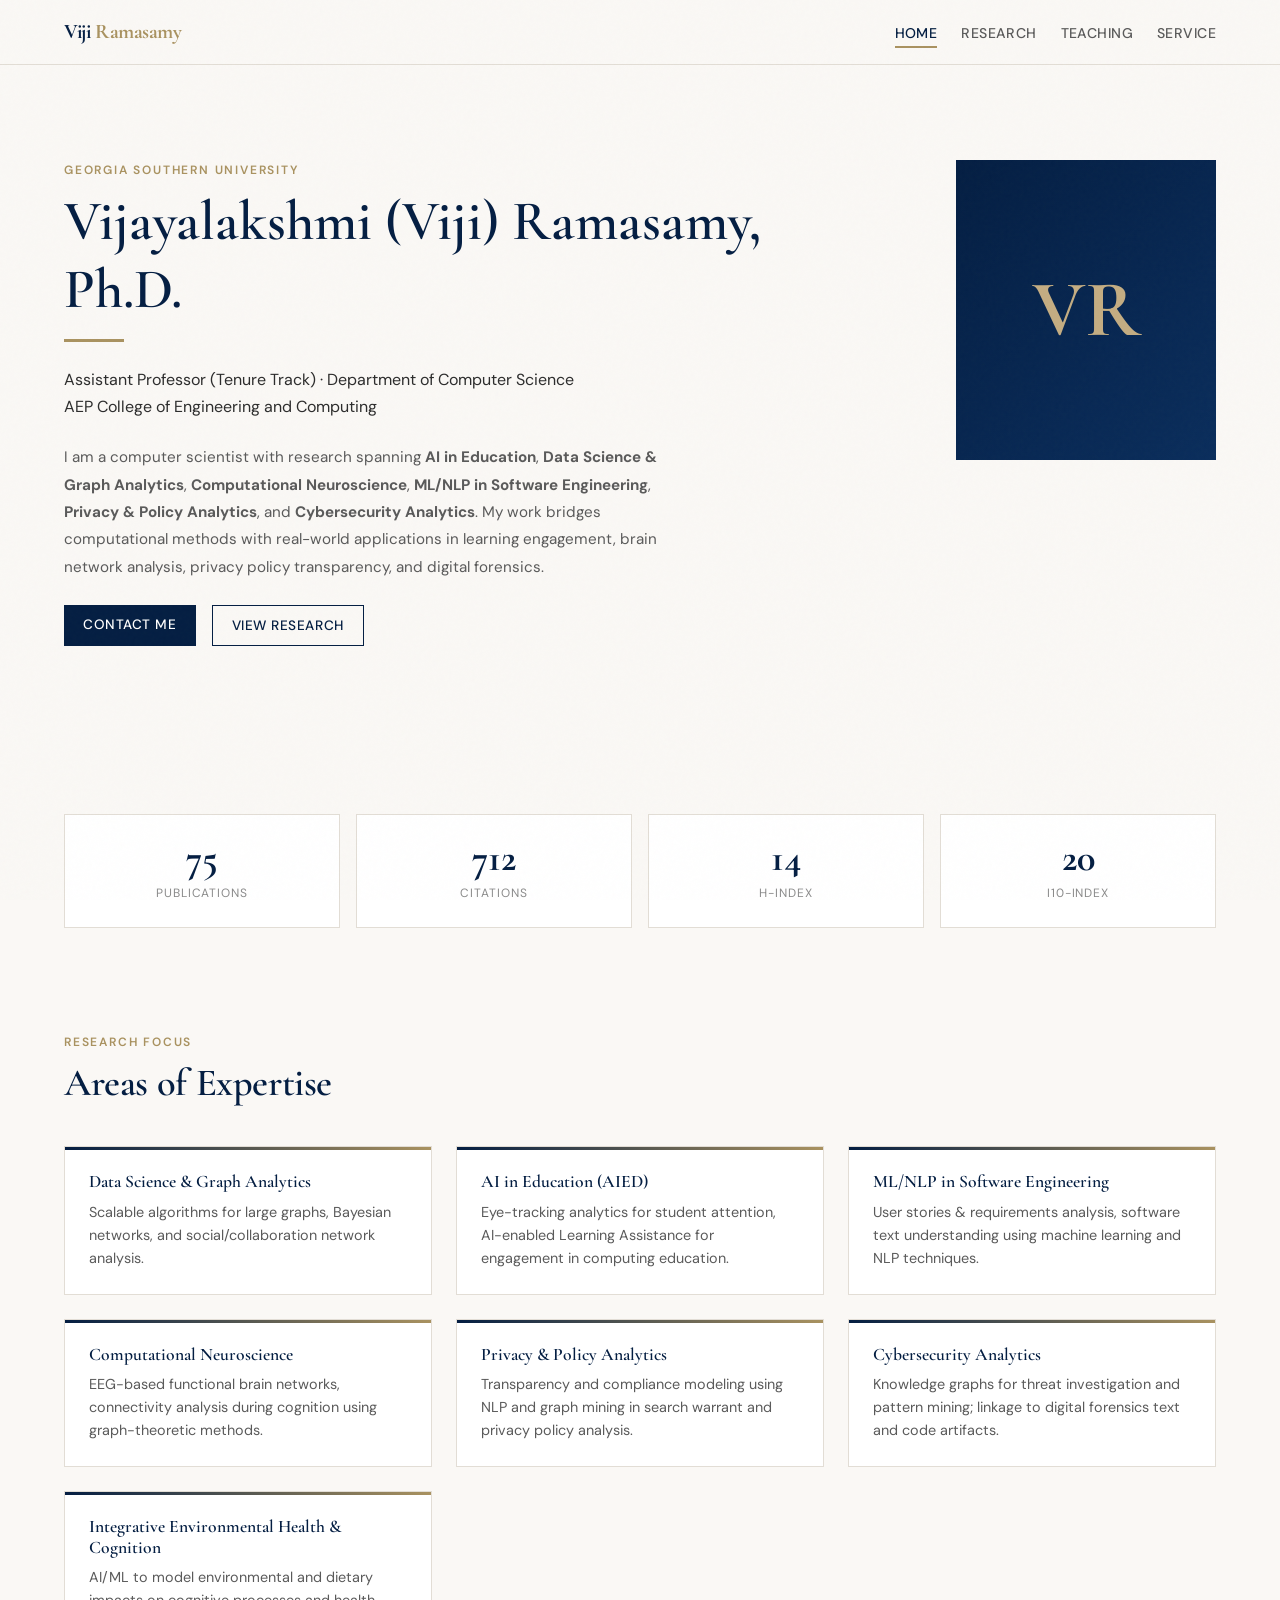
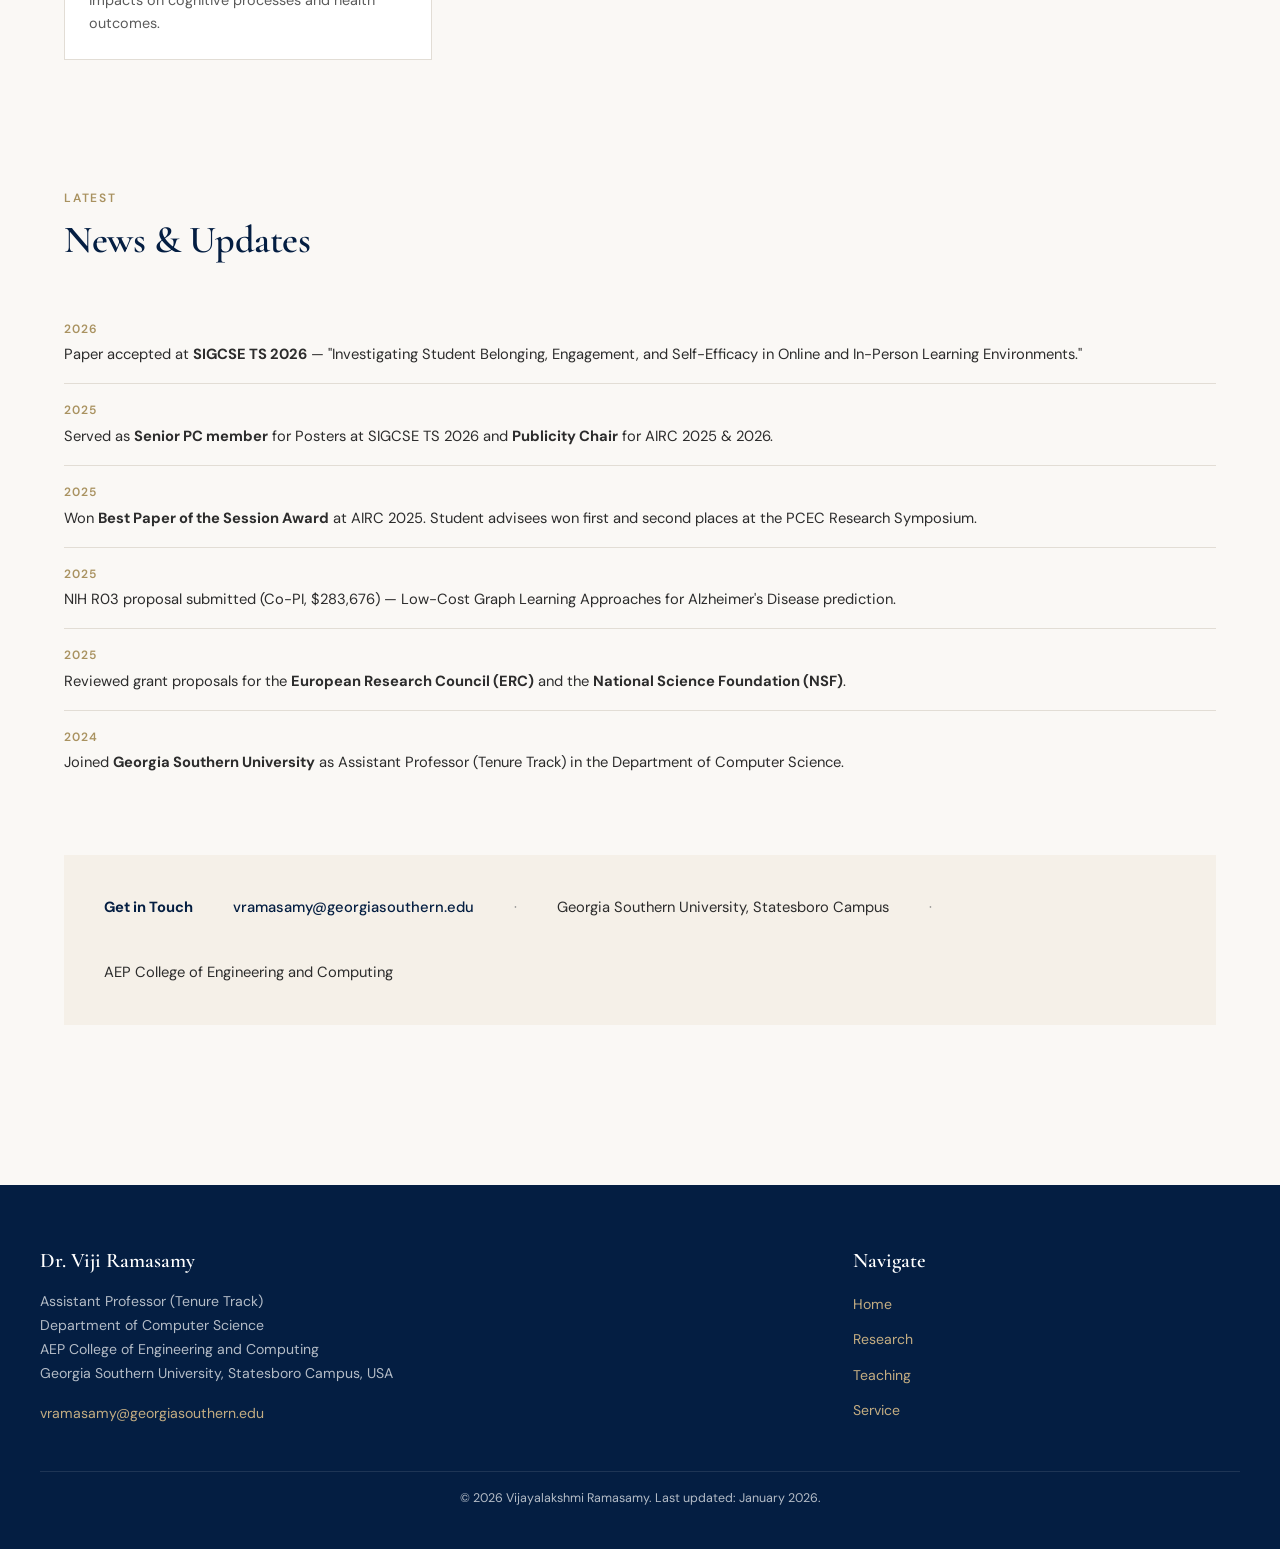
<file: index (9).html>
<!DOCTYPE html>
<html lang="en">
<head>
  <meta charset="UTF-8">
  <meta name="viewport" content="width=device-width, initial-scale=1.0">
  <title>Dr. Viji Ramasamy — Assistant Professor, Georgia Southern University</title>
  <meta name="description" content="Academic portfolio of Dr. Vijayalakshmi (Viji) Ramasamy, Assistant Professor of Computer Science at Georgia Southern University. Research in AI in Education, Graph Analytics, Computational Neuroscience, and NLP.">
  <meta property="og:title" content="Dr. Viji Ramasamy — Computer Science, Georgia Southern University">
  <meta property="og:description" content="Research in AI in Education, Data Science & Graph Analytics, Computational Neuroscience, ML/NLP in Software Engineering, and Cybersecurity Analytics.">
  <meta property="og:type" content="website">
  <link rel="preconnect" href="https://fonts.googleapis.com">
  <link rel="preconnect" href="https://fonts.gstatic.com" crossorigin>
  <link href="https://fonts.googleapis.com/css2?family=Cormorant+Garamond:ital,wght@0,400;0,600;0,700;1,400&family=DM+Sans:ital,wght@0,400;0,500;0,700;1,400&display=swap" rel="stylesheet">
  <link rel="stylesheet" href="style.css">
</head>
<body>
  <nav class="nav" id="nav">
    <div class="nav-inner">
      <a href="index.html" class="nav-brand">Viji <span>Ramasamy</span></a>
      <ul class="nav-links" id="navLinks">
        <li><a href="index.html" class="active">Home</a></li>
        <li><a href="research.html">Research</a></li>
        <li><a href="teaching.html">Teaching</a></li>
        <li><a href="service.html">Service</a></li>
      </ul>
      <button class="hamburger" id="hamburger" aria-label="Toggle navigation">
        <span></span><span></span><span></span>
      </button>
    </div>
  </nav>

  <header class="home-hero">
    <div>
      <p class="section-label">Georgia Southern University</p>
      <h1>Vijayalakshmi (Viji) Ramasamy, Ph.D.</h1>
      <hr class="page-divider">
      <p class="subtitle" style="margin-bottom:1.5rem;">
        Assistant Professor (Tenure Track) &middot; Department of Computer Science<br>
        AEP College of Engineering and Computing
      </p>
      <p style="max-width:640px;font-size:0.95rem;color:var(--text-light);line-height:1.8;">
        I am a computer scientist with research spanning <strong>AI in Education</strong>, <strong>Data Science &amp; Graph Analytics</strong>, <strong>Computational Neuroscience</strong>, <strong>ML/NLP in Software Engineering</strong>, <strong>Privacy &amp; Policy Analytics</strong>, and <strong>Cybersecurity Analytics</strong>. My work bridges computational methods with real-world applications in learning engagement, brain network analysis, privacy policy transparency, and digital forensics.
      </p>
      <div style="margin-top:1.5rem;display:flex;gap:1rem;flex-wrap:wrap;">
        <a href="mailto:vramasamy@georgiasouthern.edu" style="display:inline-block;background:var(--navy);color:#fff;padding:0.6em 1.4em;font-size:0.85rem;font-weight:500;letter-spacing:0.04em;text-transform:uppercase;">Contact Me</a>
        <a href="research.html" style="display:inline-block;background:transparent;color:var(--navy);padding:0.6em 1.4em;font-size:0.85rem;font-weight:500;letter-spacing:0.04em;text-transform:uppercase;border:1px solid var(--navy);">View Research</a>
      </div>
    </div>
    <div>
      <!-- TO ADD HEADSHOT: Replace this div with <img src="assets/headshot.jpg" alt="Dr. Viji Ramasamy" style="width:260px;height:300px;object-fit:cover;"> -->
      <div class="avatar-placeholder" aria-label="Photo placeholder">VR</div>
    </div>
  </header>

  <div class="section reveal">
    <div class="quick-stats">
      <div class="stat-card"><div class="stat-number">75</div><div class="stat-label">Publications</div></div>
      <div class="stat-card"><div class="stat-number">712</div><div class="stat-label">Citations</div></div>
      <div class="stat-card"><div class="stat-number">14</div><div class="stat-label">h-index</div></div>
      <div class="stat-card"><div class="stat-number">20</div><div class="stat-label">i10-index</div></div>
    </div>
  </div>

  <div class="section reveal">
    <p class="section-label">Research Focus</p>
    <h2 class="section-title">Areas of Expertise</h2>
    <div class="research-areas">
      <div class="research-area-card reveal reveal-delay-1">
        <h3>Data Science &amp; Graph Analytics</h3>
        <p>Scalable algorithms for large graphs, Bayesian networks, and social/collaboration network analysis.</p>
      </div>
      <div class="research-area-card reveal reveal-delay-2">
        <h3>AI in Education (AIED)</h3>
        <p>Eye-tracking analytics for student attention, AI-enabled Learning Assistance for engagement in computing education.</p>
      </div>
      <div class="research-area-card reveal reveal-delay-3">
        <h3>ML/NLP in Software Engineering</h3>
        <p>User stories &amp; requirements analysis, software text understanding using machine learning and NLP techniques.</p>
      </div>
      <div class="research-area-card reveal reveal-delay-1">
        <h3>Computational Neuroscience</h3>
        <p>EEG-based functional brain networks, connectivity analysis during cognition using graph-theoretic methods.</p>
      </div>
      <div class="research-area-card reveal reveal-delay-2">
        <h3>Privacy &amp; Policy Analytics</h3>
        <p>Transparency and compliance modeling using NLP and graph mining in search warrant and privacy policy analysis.</p>
      </div>
      <div class="research-area-card reveal reveal-delay-3">
        <h3>Cybersecurity Analytics</h3>
        <p>Knowledge graphs for threat investigation and pattern mining; linkage to digital forensics text and code artifacts.</p>
      </div>
      <div class="research-area-card reveal reveal-delay-1">
        <h3>Integrative Environmental Health &amp; Cognition</h3>
        <p>AI/ML to model environmental and dietary impacts on cognitive processes and health outcomes.</p>
      </div>
    </div>
  </div>

  <div class="section reveal">
    <p class="section-label">Latest</p>
    <h2 class="section-title">News &amp; Updates</h2>
    <div class="news-items">
      <div class="news-item">
        <div class="news-date">2026</div>
        <div class="news-text">Paper accepted at <strong>SIGCSE TS 2026</strong> — "Investigating Student Belonging, Engagement, and Self-Efficacy in Online and In-Person Learning Environments."</div>
      </div>
      <div class="news-item">
        <div class="news-date">2025</div>
        <div class="news-text">Served as <strong>Senior PC member</strong> for Posters at SIGCSE TS 2026 and <strong>Publicity Chair</strong> for AIRC 2025 &amp; 2026.</div>
      </div>
      <div class="news-item">
        <div class="news-date">2025</div>
        <div class="news-text">Won <strong>Best Paper of the Session Award</strong> at AIRC 2025. Student advisees won first and second places at the PCEC Research Symposium.</div>
      </div>
      <div class="news-item">
        <div class="news-date">2025</div>
        <div class="news-text">NIH R03 proposal submitted (Co-PI, $283,676) — Low-Cost Graph Learning Approaches for Alzheimer's Disease prediction.</div>
      </div>
      <div class="news-item">
        <div class="news-date">2025</div>
        <div class="news-text">Reviewed grant proposals for the <strong>European Research Council (ERC)</strong> and the <strong>National Science Foundation (NSF)</strong>.</div>
      </div>
      <div class="news-item">
        <div class="news-date">2024</div>
        <div class="news-text">Joined <strong>Georgia Southern University</strong> as Assistant Professor (Tenure Track) in the Department of Computer Science.</div>
      </div>
    </div>
  </div>

  <div class="section reveal">
    <div class="contact-bar">
      <div><strong style="color:var(--navy);">Get in Touch</strong></div>
      <a href="mailto:vramasamy@georgiasouthern.edu">vramasamy@georgiasouthern.edu</a>
      <span style="color:var(--text-muted);">&middot;</span>
      <span>Georgia Southern University, Statesboro Campus</span>
      <span style="color:var(--text-muted);">&middot;</span>
      <span>AEP College of Engineering and Computing</span>
    </div>
  </div>

  <footer class="footer">
    <div class="footer-inner">
      <div>
        <h3>Dr. Viji Ramasamy</h3>
        <p>Assistant Professor (Tenure Track)<br>Department of Computer Science<br>AEP College of Engineering and Computing<br>Georgia Southern University, Statesboro Campus, USA</p>
        <p style="margin-top:1rem;"><a href="mailto:vramasamy@georgiasouthern.edu">vramasamy@georgiasouthern.edu</a></p>
      </div>
      <div>
        <h3>Navigate</h3>
        <ul class="footer-links">
          <li><a href="index.html">Home</a></li>
          <li><a href="research.html">Research</a></li>
          <li><a href="teaching.html">Teaching</a></li>
          <li><a href="service.html">Service</a></li>
        </ul>
      </div>
    </div>
    <div class="footer-bottom">&copy; 2026 Vijayalakshmi Ramasamy. Last updated: January 2026.</div>
  </footer>

  <script>
    document.getElementById('hamburger').addEventListener('click',()=>{document.getElementById('navLinks').classList.toggle('open');});
    window.addEventListener('scroll',()=>{document.getElementById('nav').classList.toggle('scrolled',window.scrollY>10);});
    const observer=new IntersectionObserver((entries)=>{entries.forEach(e=>{if(e.isIntersecting)e.target.classList.add('visible');});},{threshold:0.1});
    document.querySelectorAll('.reveal').forEach(el=>observer.observe(el));
  </script>
</body>
</html>
</file>
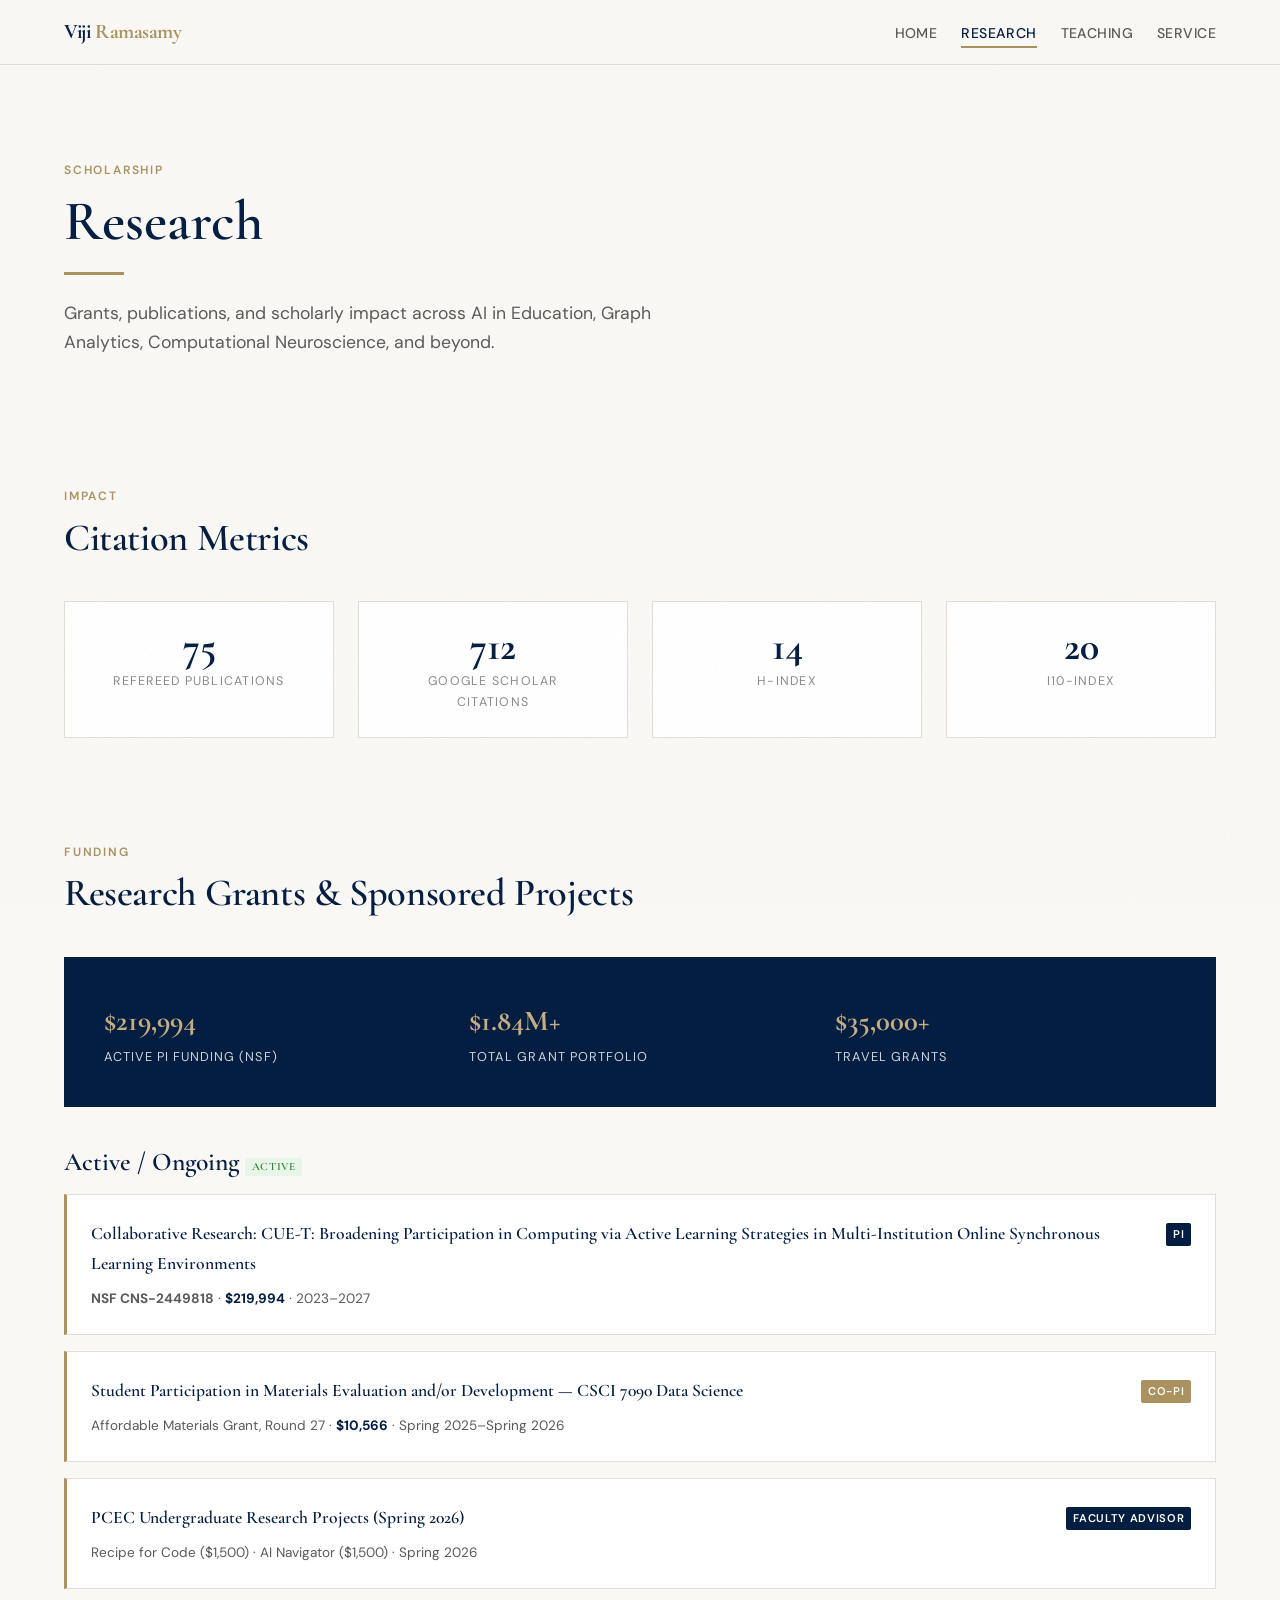
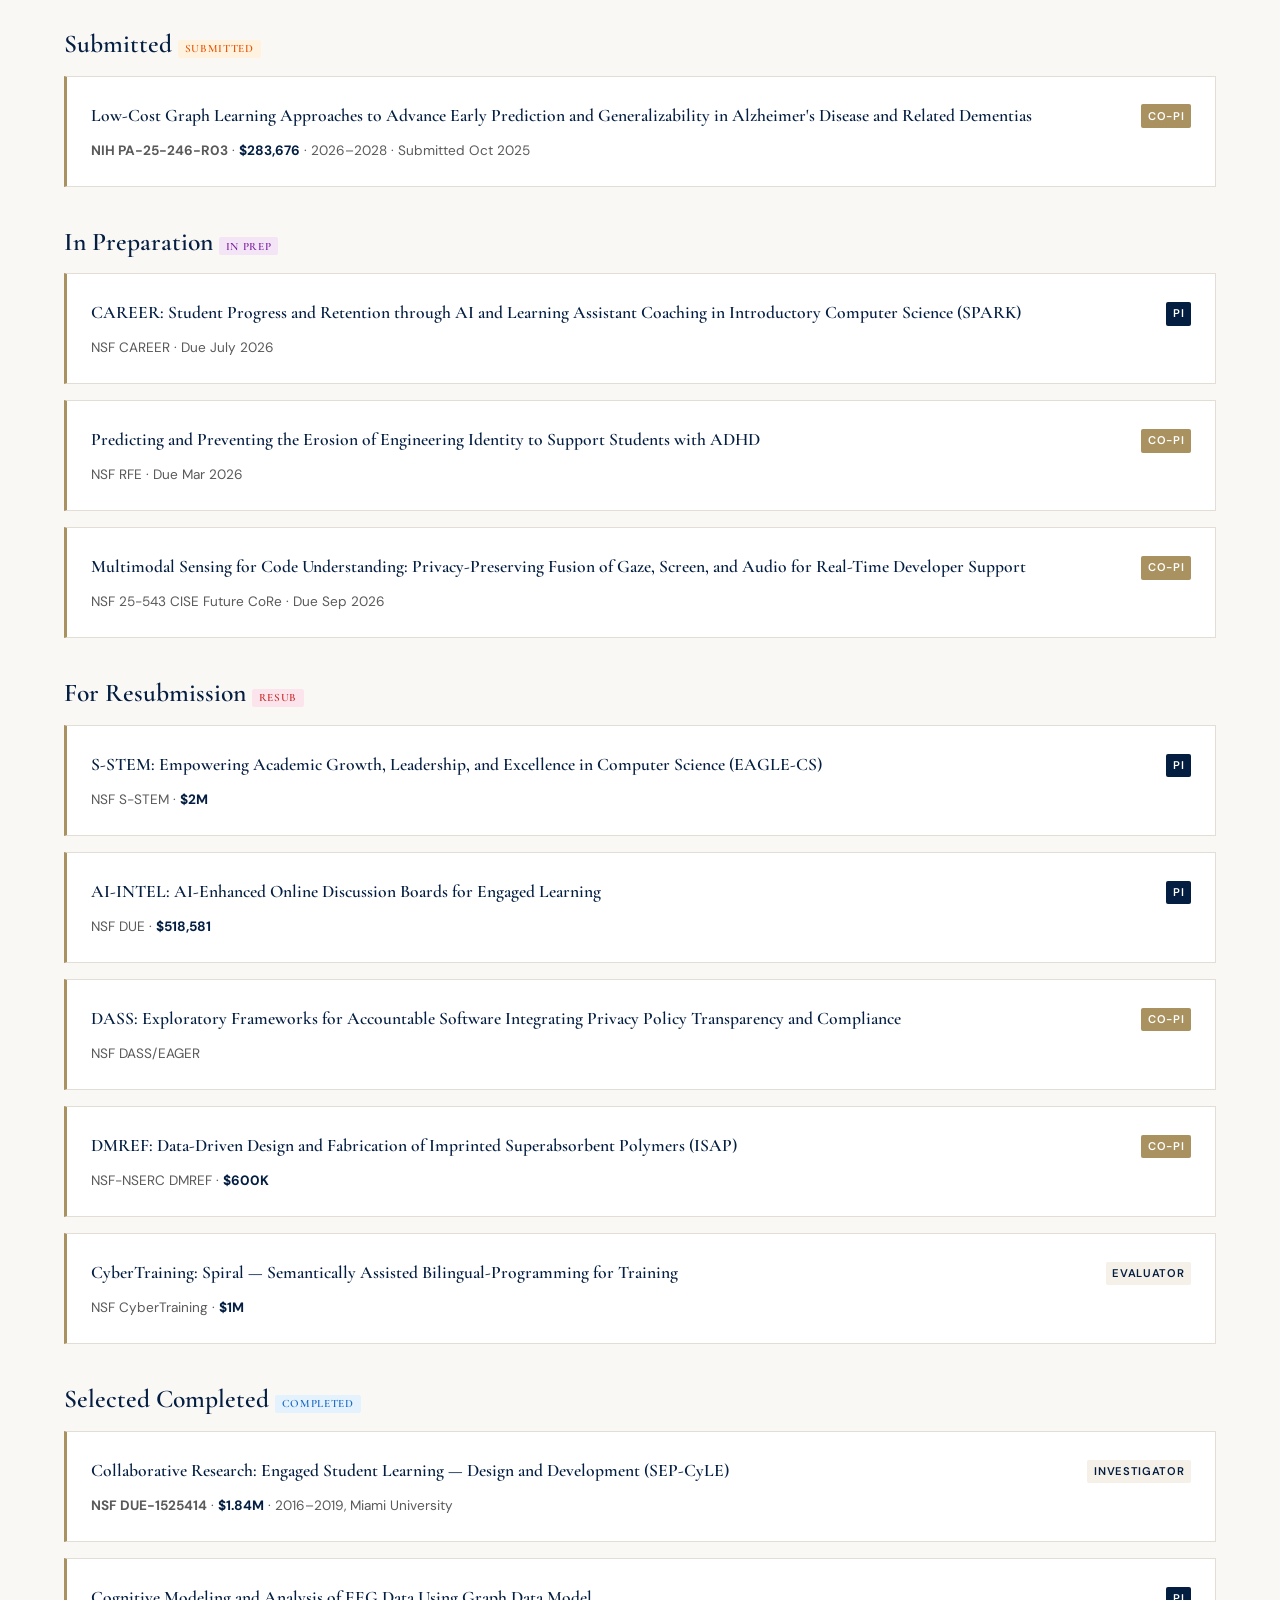
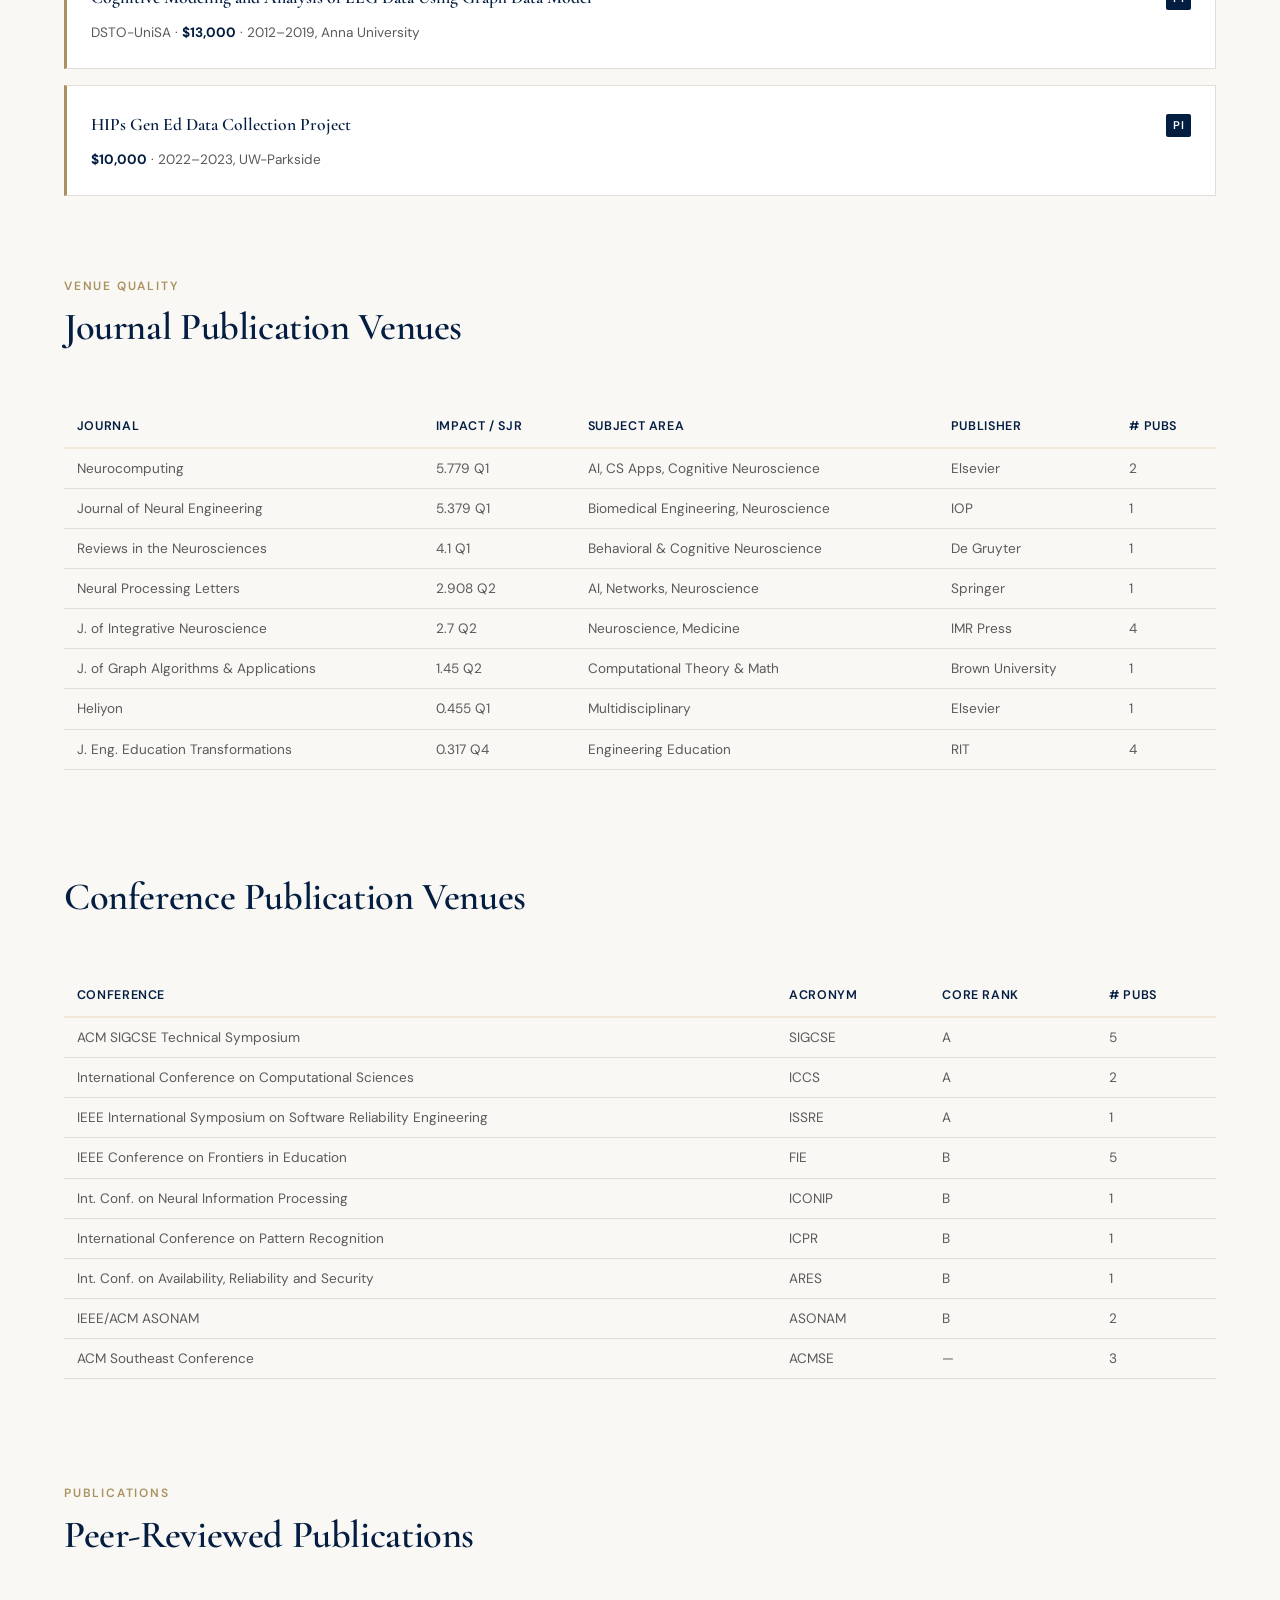
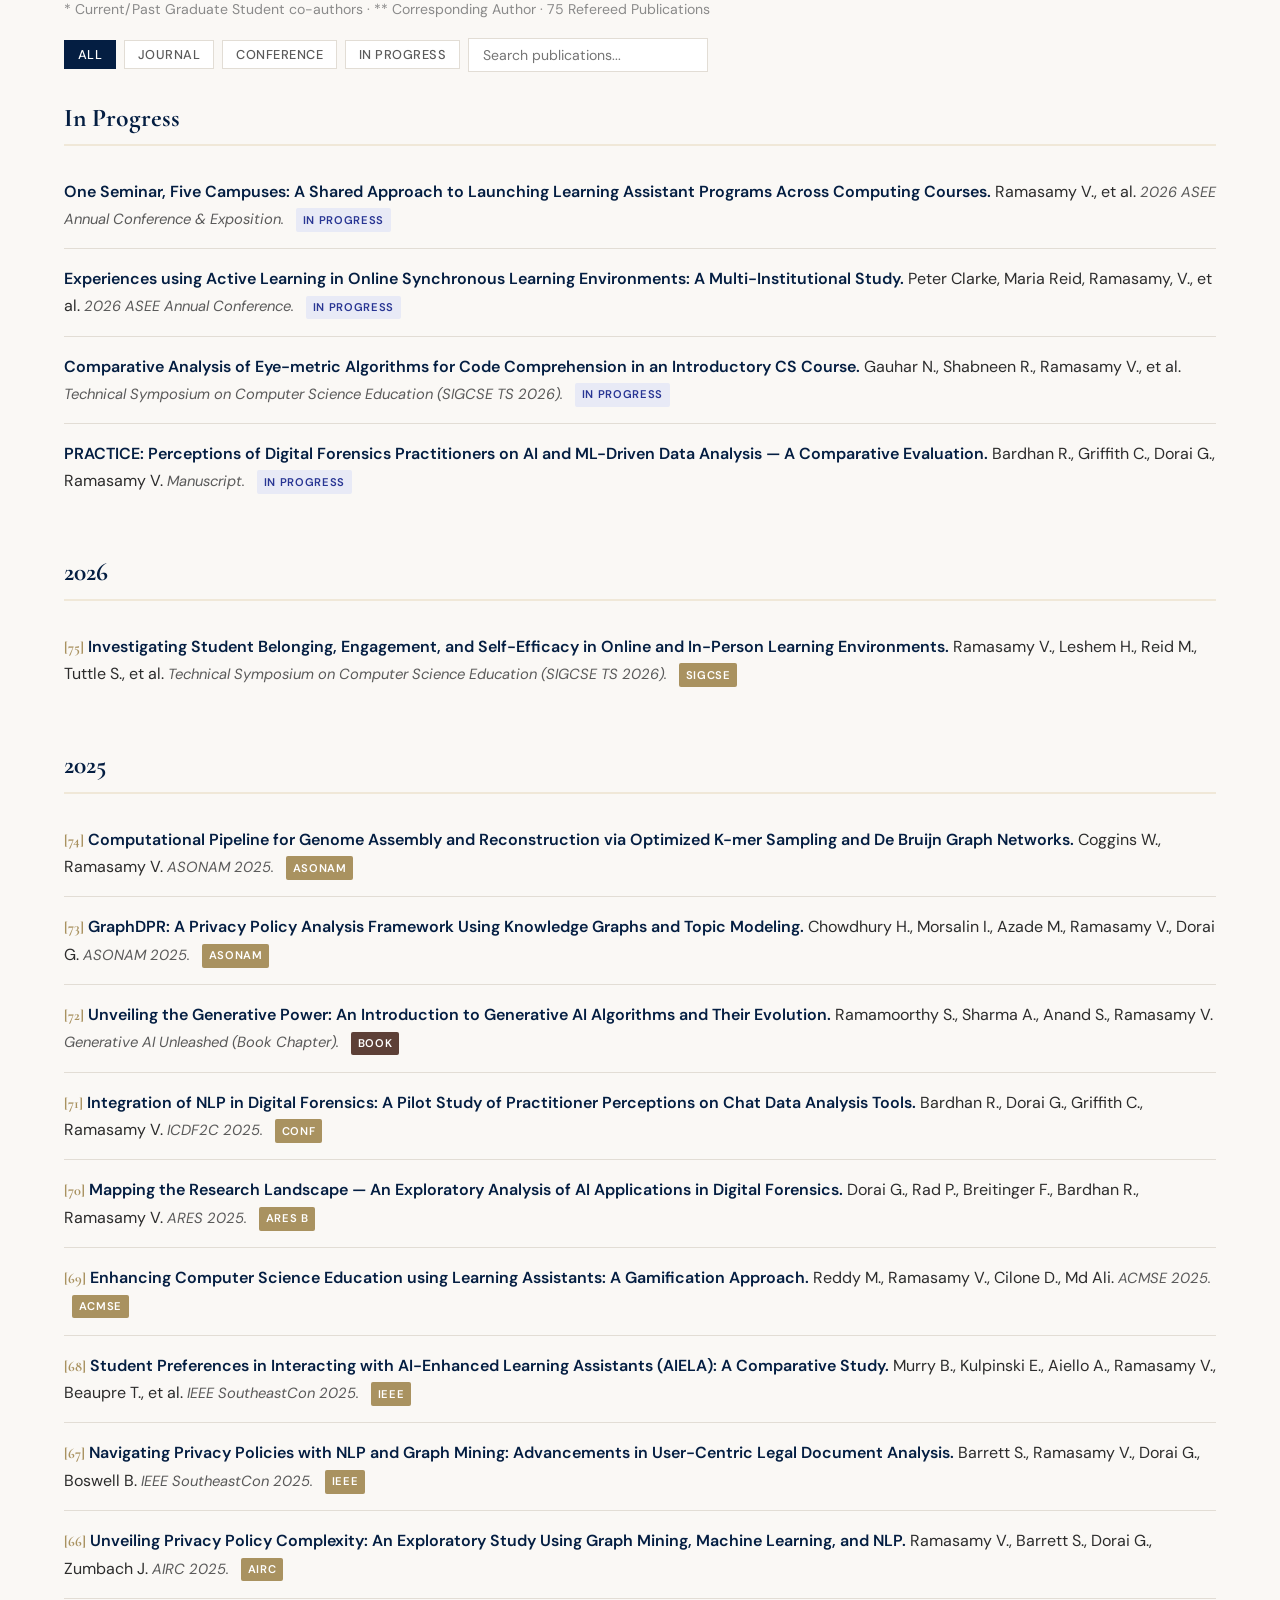
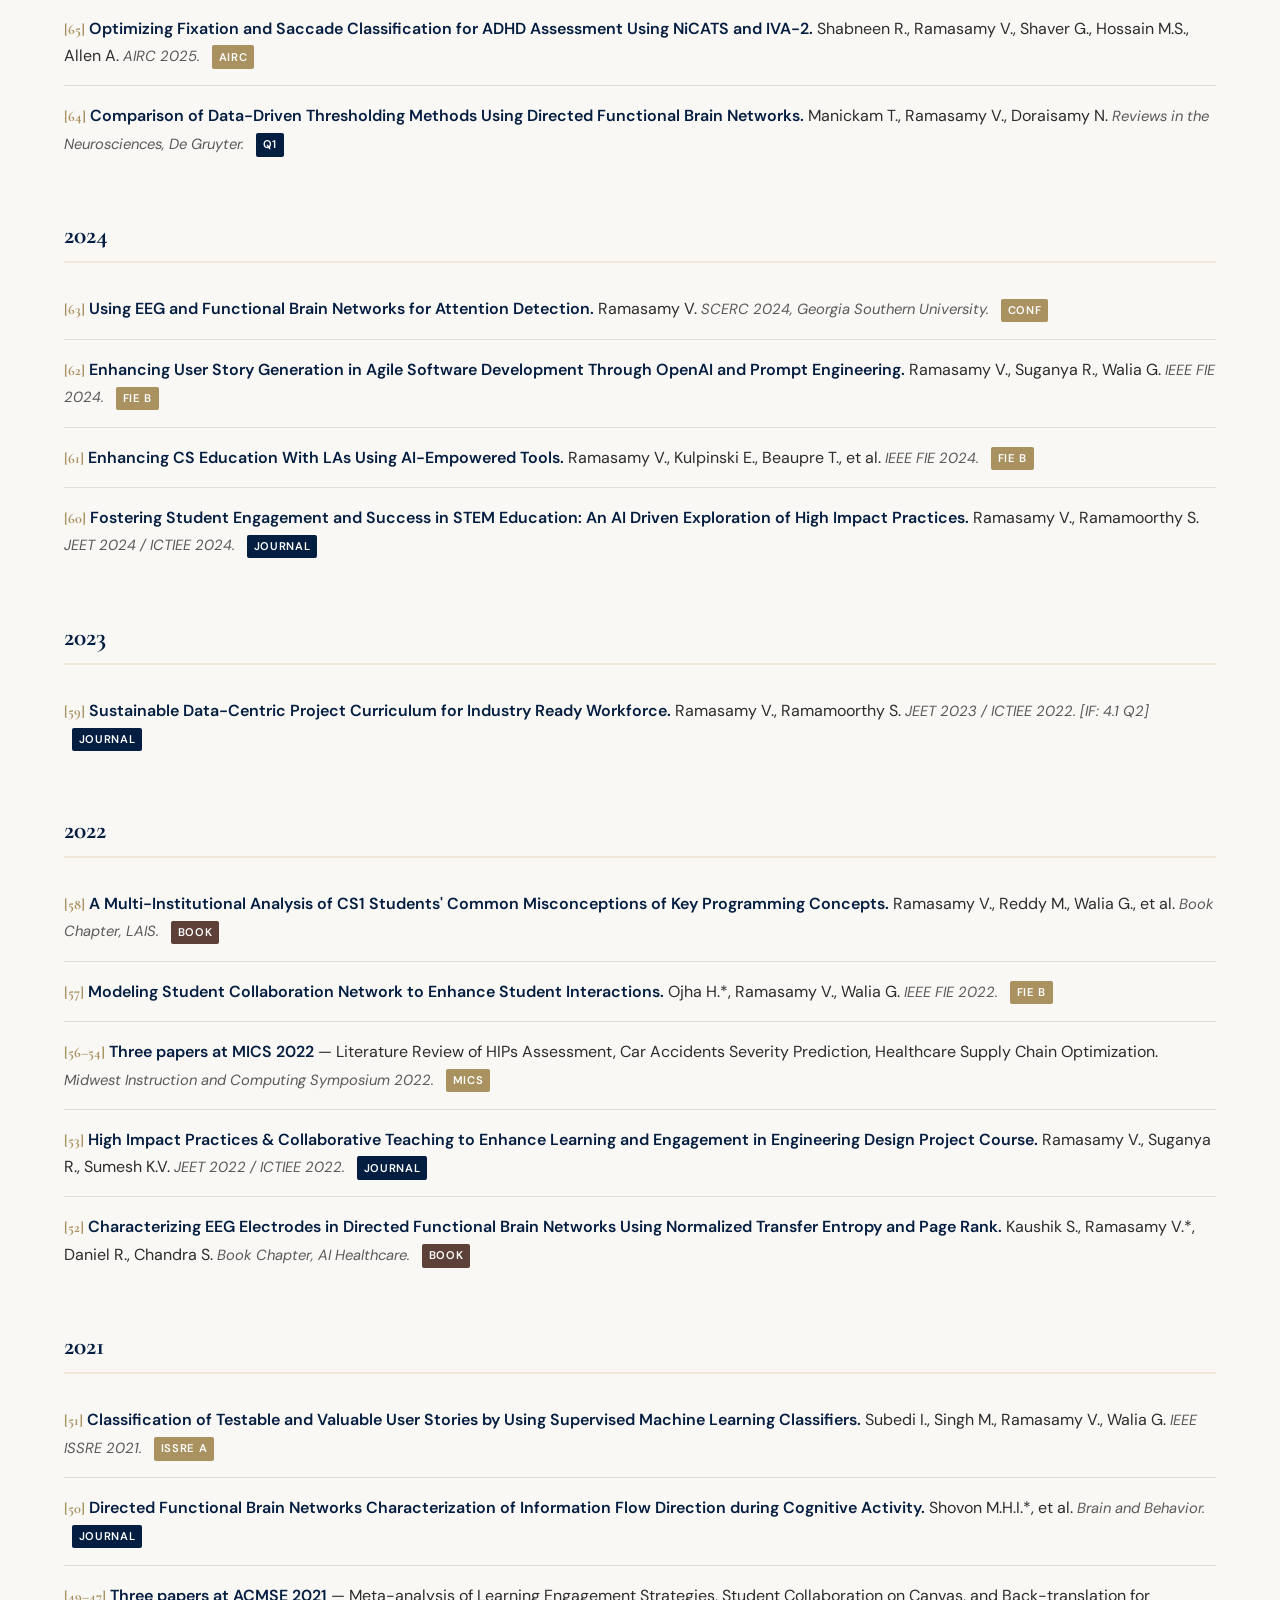
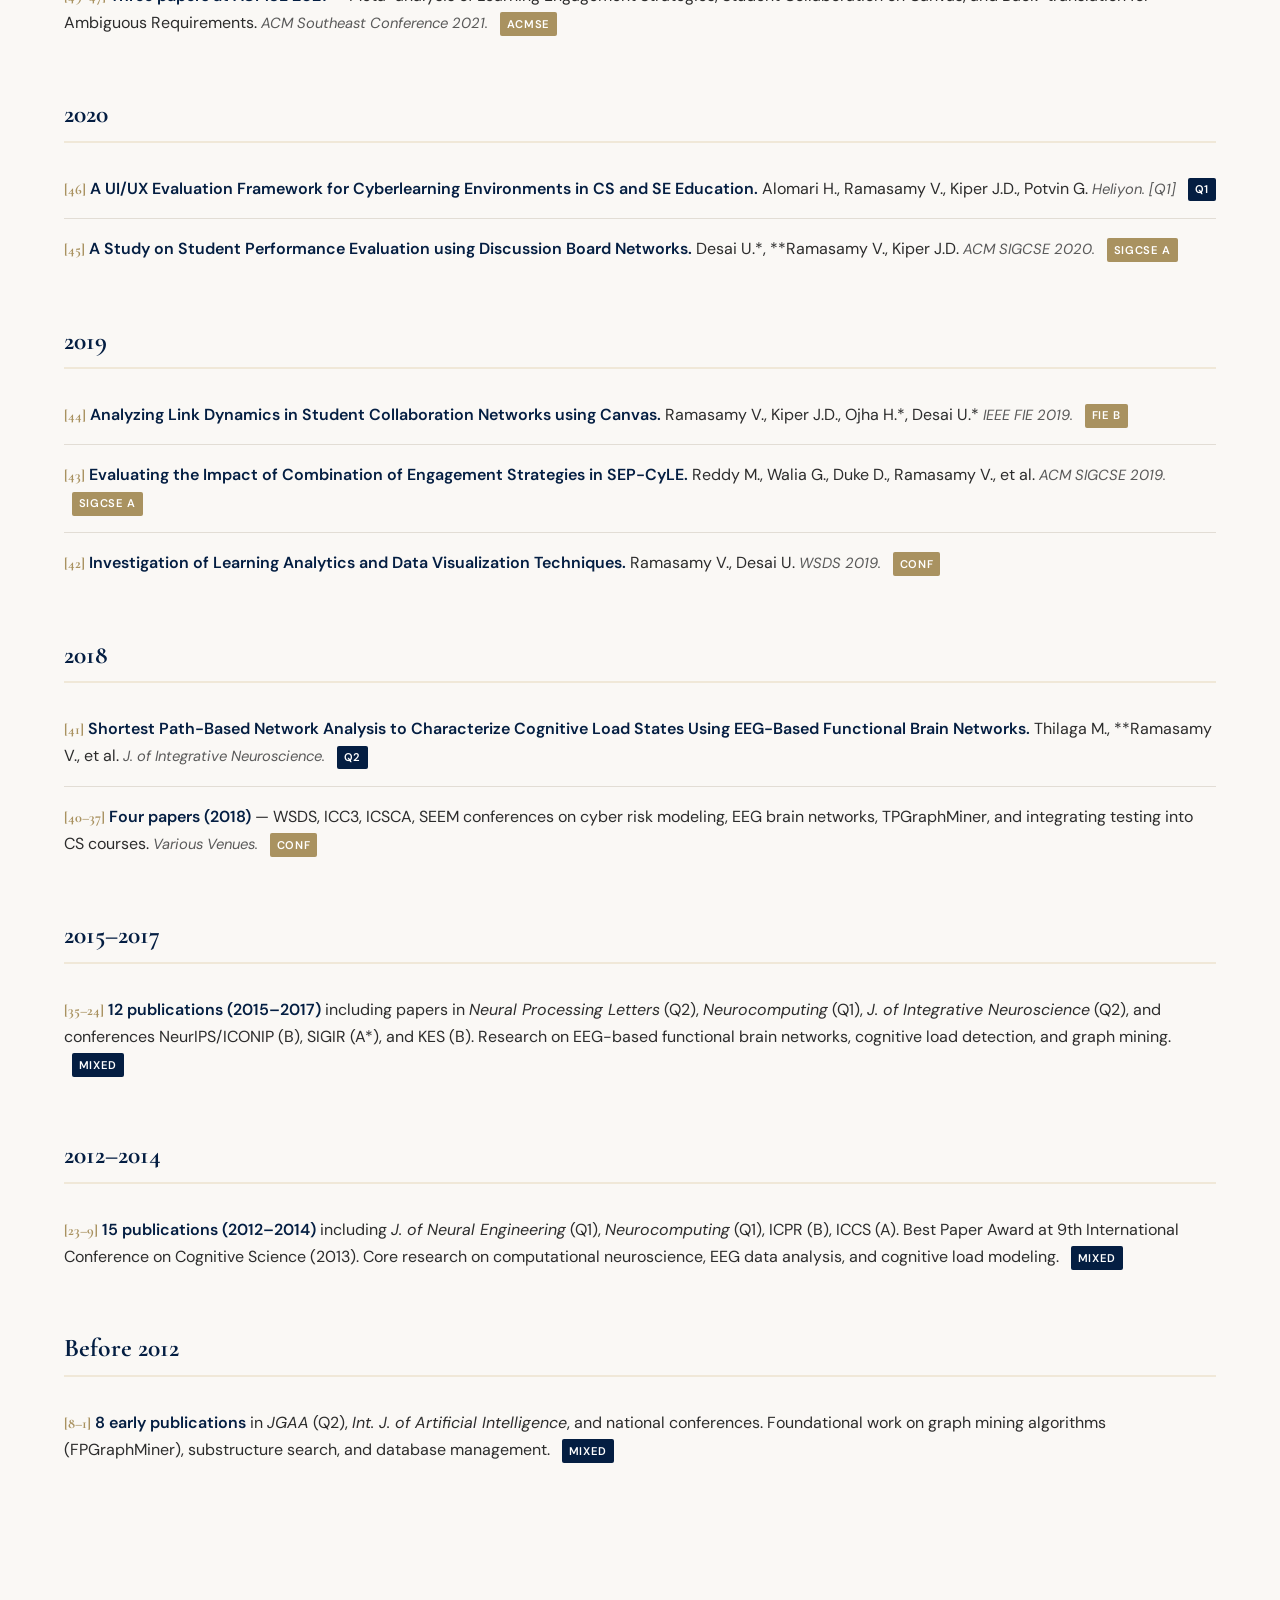
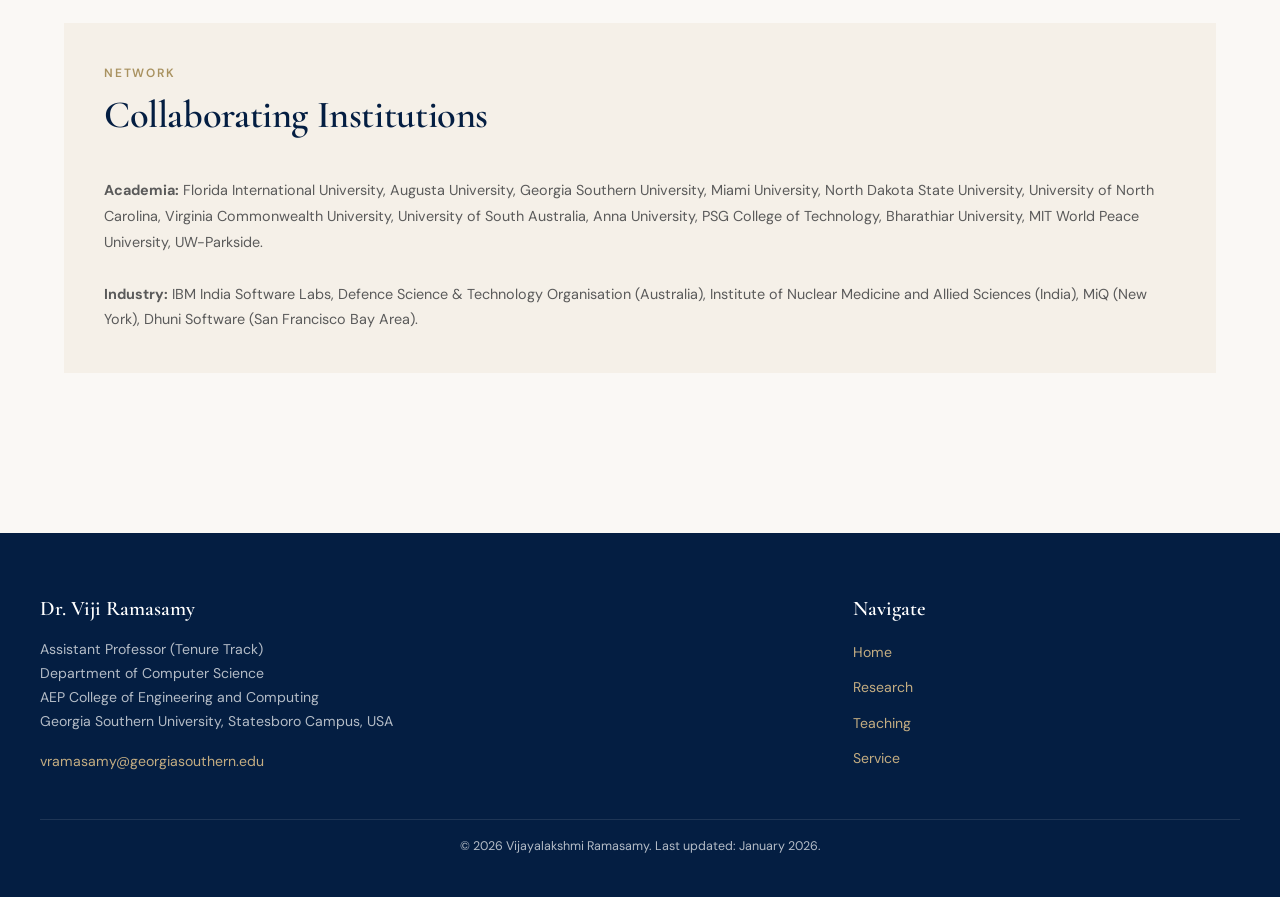
<file: research.html>
<!DOCTYPE html>
<html lang="en">
<head>
  <meta charset="UTF-8">
  <meta name="viewport" content="width=device-width, initial-scale=1.0">
  <title>Research — Dr. Viji Ramasamy</title>
  <meta name="description" content="Research grants, publications, and scholarly impact of Dr. Viji Ramasamy. 75 refereed publications, NSF/NIH funded research in AI, Graph Analytics, and Computing Education.">
  <meta property="og:title" content="Research — Dr. Viji Ramasamy">
  <meta property="og:type" content="website">
  <link rel="preconnect" href="https://fonts.googleapis.com">
  <link rel="preconnect" href="https://fonts.gstatic.com" crossorigin>
  <link href="https://fonts.googleapis.com/css2?family=Cormorant+Garamond:ital,wght@0,400;0,600;0,700;1,400&family=DM+Sans:ital,wght@0,400;0,500;0,700;1,400&display=swap" rel="stylesheet">
  <link rel="stylesheet" href="style.css">
</head>
<body>
  <nav class="nav" id="nav">
    <div class="nav-inner">
      <a href="index.html" class="nav-brand">Viji <span>Ramasamy</span></a>
      <ul class="nav-links" id="navLinks">
        <li><a href="index.html">Home</a></li>
        <li><a href="research.html" class="active">Research</a></li>
        <li><a href="teaching.html">Teaching</a></li>
        <li><a href="service.html">Service</a></li>
      </ul>
      <button class="hamburger" id="hamburger" aria-label="Toggle navigation"><span></span><span></span><span></span></button>
    </div>
  </nav>

  <div class="page-hero">
    <p class="section-label">Scholarship</p>
    <h1>Research</h1>
    <hr class="page-divider">
    <p class="subtitle">Grants, publications, and scholarly impact across AI in Education, Graph Analytics, Computational Neuroscience, and beyond.</p>
  </div>

  <!-- Citation Metrics -->
  <div class="section reveal">
    <p class="section-label">Impact</p>
    <h2 class="section-title">Citation Metrics</h2>
    <div class="metrics-row">
      <div class="metric-card"><div class="metric-value">75</div><div class="metric-label">Refereed Publications</div></div>
      <div class="metric-card"><div class="metric-value">712</div><div class="metric-label">Google Scholar Citations</div></div>
      <div class="metric-card"><div class="metric-value">14</div><div class="metric-label">h-index</div></div>
      <div class="metric-card"><div class="metric-value">20</div><div class="metric-label">i10-index</div></div>
    </div>
  </div>

  <!-- Grants -->
  <div class="section reveal">
    <p class="section-label">Funding</p>
    <h2 class="section-title">Research Grants &amp; Sponsored Projects</h2>

    <div class="funding-summary">
      <div class="funding-item">
        <div class="funding-amount">$219,994</div>
        <div class="funding-label">Active PI Funding (NSF)</div>
      </div>
      <div class="funding-item">
        <div class="funding-amount">$1.84M+</div>
        <div class="funding-label">Total Grant Portfolio</div>
      </div>
      <div class="funding-item">
        <div class="funding-amount">$35,000+</div>
        <div class="funding-label">Travel Grants</div>
      </div>
    </div>

    <!-- Active -->
    <h3 style="margin-bottom:var(--space-sm);">Active / Ongoing <span class="badge badge-active">Active</span></h3>

    <div class="grant-card reveal">
      <div class="grant-header">
        <div class="grant-title">Collaborative Research: CUE-T: Broadening Participation in Computing via Active Learning Strategies in Multi-Institution Online Synchronous Learning Environments</div>
        <div><span class="badge badge-pi">PI</span></div>
      </div>
      <div class="grant-meta">
        <strong>NSF CNS-2449818</strong> &middot; <span class="grant-amount">$219,994</span> &middot; 2023–2027
      </div>
    </div>

    <div class="grant-card reveal">
      <div class="grant-header">
        <div class="grant-title">Student Participation in Materials Evaluation and/or Development — CSCI 7090 Data Science</div>
        <div><span class="badge badge-copi">Co-PI</span></div>
      </div>
      <div class="grant-meta">
        Affordable Materials Grant, Round 27 &middot; <span class="grant-amount">$10,566</span> &middot; Spring 2025–Spring 2026
      </div>
    </div>

    <div class="grant-card reveal">
      <div class="grant-header">
        <div class="grant-title">PCEC Undergraduate Research Projects (Spring 2026)</div>
        <div><span class="badge badge-pi">Faculty Advisor</span></div>
      </div>
      <div class="grant-meta">
        Recipe for Code ($1,500) &middot; AI Navigator ($1,500) &middot; Spring 2026
      </div>
    </div>

    <!-- Submitted -->
    <h3 style="margin:var(--space-lg) 0 var(--space-sm);">Submitted <span class="badge badge-submitted">Submitted</span></h3>

    <div class="grant-card reveal">
      <div class="grant-header">
        <div class="grant-title">Low-Cost Graph Learning Approaches to Advance Early Prediction and Generalizability in Alzheimer's Disease and Related Dementias</div>
        <div><span class="badge badge-copi">Co-PI</span></div>
      </div>
      <div class="grant-meta">
        <strong>NIH PA-25-246-R03</strong> &middot; <span class="grant-amount">$283,676</span> &middot; 2026–2028 &middot; Submitted Oct 2025
      </div>
    </div>

    <!-- In Preparation -->
    <h3 style="margin:var(--space-lg) 0 var(--space-sm);">In Preparation <span class="badge badge-prep">In Prep</span></h3>

    <div class="grant-card reveal">
      <div class="grant-header">
        <div class="grant-title">CAREER: Student Progress and Retention through AI and Learning Assistant Coaching in Introductory Computer Science (SPARK)</div>
        <div><span class="badge badge-pi">PI</span></div>
      </div>
      <div class="grant-meta">NSF CAREER &middot; Due July 2026</div>
    </div>

    <div class="grant-card reveal">
      <div class="grant-header">
        <div class="grant-title">Predicting and Preventing the Erosion of Engineering Identity to Support Students with ADHD</div>
        <div><span class="badge badge-copi">Co-PI</span></div>
      </div>
      <div class="grant-meta">NSF RFE &middot; Due Mar 2026</div>
    </div>

    <div class="grant-card reveal">
      <div class="grant-header">
        <div class="grant-title">Multimodal Sensing for Code Understanding: Privacy-Preserving Fusion of Gaze, Screen, and Audio for Real-Time Developer Support</div>
        <div><span class="badge badge-copi">Co-PI</span></div>
      </div>
      <div class="grant-meta">NSF 25-543 CISE Future CoRe &middot; Due Sep 2026</div>
    </div>

    <!-- For Resubmission -->
    <h3 style="margin:var(--space-lg) 0 var(--space-sm);">For Resubmission <span class="badge badge-resub">Resub</span></h3>

    <div class="grant-card reveal">
      <div class="grant-header">
        <div class="grant-title">S-STEM: Empowering Academic Growth, Leadership, and Excellence in Computer Science (EAGLE-CS)</div>
        <div><span class="badge badge-pi">PI</span></div>
      </div>
      <div class="grant-meta">NSF S-STEM &middot; <span class="grant-amount">$2M</span></div>
    </div>

    <div class="grant-card reveal">
      <div class="grant-header">
        <div class="grant-title">AI-INTEL: AI-Enhanced Online Discussion Boards for Engaged Learning</div>
        <div><span class="badge badge-pi">PI</span></div>
      </div>
      <div class="grant-meta">NSF DUE &middot; <span class="grant-amount">$518,581</span></div>
    </div>

    <div class="grant-card reveal">
      <div class="grant-header">
        <div class="grant-title">DASS: Exploratory Frameworks for Accountable Software Integrating Privacy Policy Transparency and Compliance</div>
        <div><span class="badge badge-copi">Co-PI</span></div>
      </div>
      <div class="grant-meta">NSF DASS/EAGER</div>
    </div>

    <div class="grant-card reveal">
      <div class="grant-header">
        <div class="grant-title">DMREF: Data-Driven Design and Fabrication of Imprinted Superabsorbent Polymers (ISAP)</div>
        <div><span class="badge badge-copi">Co-PI</span></div>
      </div>
      <div class="grant-meta">NSF-NSERC DMREF &middot; <span class="grant-amount">$600K</span></div>
    </div>

    <div class="grant-card reveal">
      <div class="grant-header">
        <div class="grant-title">CyberTraining: Spiral — Semantically Assisted Bilingual-Programming for Training</div>
        <div><span class="badge badge-investigator">Evaluator</span></div>
      </div>
      <div class="grant-meta">NSF CyberTraining &middot; <span class="grant-amount">$1M</span></div>
    </div>

    <!-- Completed -->
    <h3 style="margin:var(--space-lg) 0 var(--space-sm);">Selected Completed <span class="badge badge-completed">Completed</span></h3>

    <div class="grant-card reveal">
      <div class="grant-header">
        <div class="grant-title">Collaborative Research: Engaged Student Learning — Design and Development (SEP-CyLE)</div>
        <div><span class="badge badge-investigator">Investigator</span></div>
      </div>
      <div class="grant-meta"><strong>NSF DUE-1525414</strong> &middot; <span class="grant-amount">$1.84M</span> &middot; 2016–2019, Miami University</div>
    </div>

    <div class="grant-card reveal">
      <div class="grant-header">
        <div class="grant-title">Cognitive Modeling and Analysis of EEG Data Using Graph Data Model</div>
        <div><span class="badge badge-pi">PI</span></div>
      </div>
      <div class="grant-meta">DSTO-UniSA &middot; <span class="grant-amount">$13,000</span> &middot; 2012–2019, Anna University</div>
    </div>

    <div class="grant-card reveal">
      <div class="grant-header">
        <div class="grant-title">HIPs Gen Ed Data Collection Project</div>
        <div><span class="badge badge-pi">PI</span></div>
      </div>
      <div class="grant-meta"><span class="grant-amount">$10,000</span> &middot; 2022–2023, UW-Parkside</div>
    </div>
  </div>

  <!-- Journal Rankings -->
  <div class="section reveal">
    <p class="section-label">Venue Quality</p>
    <h2 class="section-title">Journal Publication Venues</h2>
    <div style="overflow-x:auto;">
    <table class="ranking-table">
      <thead><tr><th>Journal</th><th>Impact / SJR</th><th>Subject Area</th><th>Publisher</th><th># Pubs</th></tr></thead>
      <tbody>
        <tr><td>Neurocomputing</td><td>5.779 Q1</td><td>AI, CS Apps, Cognitive Neuroscience</td><td>Elsevier</td><td>2</td></tr>
        <tr><td>Journal of Neural Engineering</td><td>5.379 Q1</td><td>Biomedical Engineering, Neuroscience</td><td>IOP</td><td>1</td></tr>
        <tr><td>Reviews in the Neurosciences</td><td>4.1 Q1</td><td>Behavioral &amp; Cognitive Neuroscience</td><td>De Gruyter</td><td>1</td></tr>
        <tr><td>Neural Processing Letters</td><td>2.908 Q2</td><td>AI, Networks, Neuroscience</td><td>Springer</td><td>1</td></tr>
        <tr><td>J. of Integrative Neuroscience</td><td>2.7 Q2</td><td>Neuroscience, Medicine</td><td>IMR Press</td><td>4</td></tr>
        <tr><td>J. of Graph Algorithms &amp; Applications</td><td>1.45 Q2</td><td>Computational Theory &amp; Math</td><td>Brown University</td><td>1</td></tr>
        <tr><td>Heliyon</td><td>0.455 Q1</td><td>Multidisciplinary</td><td>Elsevier</td><td>1</td></tr>
        <tr><td>J. Eng. Education Transformations</td><td>0.317 Q4</td><td>Engineering Education</td><td>RIT</td><td>4</td></tr>
      </tbody>
    </table>
    </div>
  </div>

  <!-- Conference Rankings -->
  <div class="section reveal">
    <h2 class="section-title">Conference Publication Venues</h2>
    <div style="overflow-x:auto;">
    <table class="ranking-table">
      <thead><tr><th>Conference</th><th>Acronym</th><th>CORE Rank</th><th># Pubs</th></tr></thead>
      <tbody>
        <tr><td>ACM SIGCSE Technical Symposium</td><td>SIGCSE</td><td>A</td><td>5</td></tr>
        <tr><td>International Conference on Computational Sciences</td><td>ICCS</td><td>A</td><td>2</td></tr>
        <tr><td>IEEE International Symposium on Software Reliability Engineering</td><td>ISSRE</td><td>A</td><td>1</td></tr>
        <tr><td>IEEE Conference on Frontiers in Education</td><td>FIE</td><td>B</td><td>5</td></tr>
        <tr><td>Int. Conf. on Neural Information Processing</td><td>ICONIP</td><td>B</td><td>1</td></tr>
        <tr><td>International Conference on Pattern Recognition</td><td>ICPR</td><td>B</td><td>1</td></tr>
        <tr><td>Int. Conf. on Availability, Reliability and Security</td><td>ARES</td><td>B</td><td>1</td></tr>
        <tr><td>IEEE/ACM ASONAM</td><td>ASONAM</td><td>B</td><td>2</td></tr>
        <tr><td>ACM Southeast Conference</td><td>ACMSE</td><td>—</td><td>3</td></tr>
      </tbody>
    </table>
    </div>
  </div>

  <!-- Publications -->
  <div class="section reveal">
    <p class="section-label">Publications</p>
    <h2 class="section-title">Peer-Reviewed Publications</h2>
    <p style="font-size:0.88rem;color:var(--text-muted);margin-bottom:var(--space-sm);">* Current/Past Graduate Student co-authors &middot; ** Corresponding Author &middot; 75 Refereed Publications</p>

    <div class="pub-filters">
      <button class="pub-filter-btn active" data-filter="all">All</button>
      <button class="pub-filter-btn" data-filter="journal">Journal</button>
      <button class="pub-filter-btn" data-filter="conference">Conference</button>
      <button class="pub-filter-btn" data-filter="inprogress">In Progress</button>
      <input type="text" class="pub-search" id="pubSearch" placeholder="Search publications...">
    </div>

    <div id="pubList">

      <!-- In Progress -->
      <div class="pub-year-group" data-type="inprogress">
        <div class="pub-year">In Progress</div>
        <div class="pub-item" data-type="inprogress">
          <span class="pub-title-text">One Seminar, Five Campuses: A Shared Approach to Launching Learning Assistant Programs Across Computing Courses.</span> Ramasamy V., et al. <span class="pub-venue">2026 ASEE Annual Conference &amp; Exposition.</span>
          <span class="pub-meta-badges"><span class="badge badge-inprogress">In Progress</span></span>
        </div>
        <div class="pub-item" data-type="inprogress">
          <span class="pub-title-text">Experiences using Active Learning in Online Synchronous Learning Environments: A Multi-Institutional Study.</span> Peter Clarke, Maria Reid, Ramasamy, V., et al. <span class="pub-venue">2026 ASEE Annual Conference.</span>
          <span class="pub-meta-badges"><span class="badge badge-inprogress">In Progress</span></span>
        </div>
        <div class="pub-item" data-type="inprogress">
          <span class="pub-title-text">Comparative Analysis of Eye-metric Algorithms for Code Comprehension in an Introductory CS Course.</span> Gauhar N., Shabneen R., Ramasamy V., et al. <span class="pub-venue">Technical Symposium on Computer Science Education (SIGCSE TS 2026).</span>
          <span class="pub-meta-badges"><span class="badge badge-inprogress">In Progress</span></span>
        </div>
        <div class="pub-item" data-type="inprogress">
          <span class="pub-title-text">PRACTICE: Perceptions of Digital Forensics Practitioners on AI and ML-Driven Data Analysis — A Comparative Evaluation.</span> Bardhan R., Griffith C., Dorai G., Ramasamy V. <span class="pub-venue">Manuscript.</span>
          <span class="pub-meta-badges"><span class="badge badge-inprogress">In Progress</span></span>
        </div>
      </div>

      <!-- 2026 -->
      <div class="pub-year-group" data-type="conference">
        <div class="pub-year">2026</div>
        <div class="pub-item" data-type="conference">
          <span class="pub-number">[75]</span>
          <span class="pub-title-text">Investigating Student Belonging, Engagement, and Self-Efficacy in Online and In-Person Learning Environments.</span> Ramasamy V., Leshem H., Reid M., Tuttle S., et al. <span class="pub-venue">Technical Symposium on Computer Science Education (SIGCSE TS 2026).</span>
          <span class="pub-meta-badges"><span class="badge badge-conference">SIGCSE</span></span>
        </div>
      </div>

      <!-- 2025 -->
      <div class="pub-year-group">
        <div class="pub-year">2025</div>
        <div class="pub-item" data-type="conference">
          <span class="pub-number">[74]</span>
          <span class="pub-title-text">Computational Pipeline for Genome Assembly and Reconstruction via Optimized K-mer Sampling and De Bruijn Graph Networks.</span> Coggins W., Ramasamy V. <span class="pub-venue">ASONAM 2025.</span>
          <span class="pub-meta-badges"><span class="badge badge-conference">ASONAM</span></span>
        </div>
        <div class="pub-item" data-type="conference">
          <span class="pub-number">[73]</span>
          <span class="pub-title-text">GraphDPR: A Privacy Policy Analysis Framework Using Knowledge Graphs and Topic Modeling.</span> Chowdhury H., Morsalin I., Azade M., Ramasamy V., Dorai G. <span class="pub-venue">ASONAM 2025.</span>
          <span class="pub-meta-badges"><span class="badge badge-conference">ASONAM</span></span>
        </div>
        <div class="pub-item" data-type="journal">
          <span class="pub-number">[72]</span>
          <span class="pub-title-text">Unveiling the Generative Power: An Introduction to Generative AI Algorithms and Their Evolution.</span> Ramamoorthy S., Sharma A., Anand S., Ramasamy V. <span class="pub-venue">Generative AI Unleashed (Book Chapter).</span>
          <span class="pub-meta-badges"><span class="badge badge-book">Book</span></span>
        </div>
        <div class="pub-item" data-type="conference">
          <span class="pub-number">[71]</span>
          <span class="pub-title-text">Integration of NLP in Digital Forensics: A Pilot Study of Practitioner Perceptions on Chat Data Analysis Tools.</span> Bardhan R., Dorai G., Griffith C., Ramasamy V. <span class="pub-venue">ICDF2C 2025.</span>
          <span class="pub-meta-badges"><span class="badge badge-conference">Conf</span></span>
        </div>
        <div class="pub-item" data-type="conference">
          <span class="pub-number">[70]</span>
          <span class="pub-title-text">Mapping the Research Landscape — An Exploratory Analysis of AI Applications in Digital Forensics.</span> Dorai G., Rad P., Breitinger F., Bardhan R., Ramasamy V. <span class="pub-venue">ARES 2025.</span>
          <span class="pub-meta-badges"><span class="badge badge-conference">ARES B</span></span>
        </div>
        <div class="pub-item" data-type="conference">
          <span class="pub-number">[69]</span>
          <span class="pub-title-text">Enhancing Computer Science Education using Learning Assistants: A Gamification Approach.</span> Reddy M., Ramasamy V., Cilone D., Md Ali. <span class="pub-venue">ACMSE 2025.</span>
          <span class="pub-meta-badges"><span class="badge badge-conference">ACMSE</span></span>
        </div>
        <div class="pub-item" data-type="conference">
          <span class="pub-number">[68]</span>
          <span class="pub-title-text">Student Preferences in Interacting with AI-Enhanced Learning Assistants (AIELA): A Comparative Study.</span> Murry B., Kulpinski E., Aiello A., Ramasamy V., Beaupre T., et al. <span class="pub-venue">IEEE SoutheastCon 2025.</span>
          <span class="pub-meta-badges"><span class="badge badge-conference">IEEE</span></span>
        </div>
        <div class="pub-item" data-type="conference">
          <span class="pub-number">[67]</span>
          <span class="pub-title-text">Navigating Privacy Policies with NLP and Graph Mining: Advancements in User-Centric Legal Document Analysis.</span> Barrett S., Ramasamy V., Dorai G., Boswell B. <span class="pub-venue">IEEE SoutheastCon 2025.</span>
          <span class="pub-meta-badges"><span class="badge badge-conference">IEEE</span></span>
        </div>
        <div class="pub-item" data-type="conference">
          <span class="pub-number">[66]</span>
          <span class="pub-title-text">Unveiling Privacy Policy Complexity: An Exploratory Study Using Graph Mining, Machine Learning, and NLP.</span> Ramasamy V., Barrett S., Dorai G., Zumbach J. <span class="pub-venue">AIRC 2025.</span>
          <span class="pub-meta-badges"><span class="badge badge-conference">AIRC</span></span>
        </div>
        <div class="pub-item" data-type="conference">
          <span class="pub-number">[65]</span>
          <span class="pub-title-text">Optimizing Fixation and Saccade Classification for ADHD Assessment Using NiCATS and IVA-2.</span> Shabneen R., Ramasamy V., Shaver G., Hossain M.S., Allen A. <span class="pub-venue">AIRC 2025.</span>
          <span class="pub-meta-badges"><span class="badge badge-conference">AIRC</span></span>
        </div>
        <div class="pub-item" data-type="journal">
          <span class="pub-number">[64]</span>
          <span class="pub-title-text">Comparison of Data-Driven Thresholding Methods Using Directed Functional Brain Networks.</span> Manickam T., Ramasamy V., Doraisamy N. <span class="pub-venue">Reviews in the Neurosciences, De Gruyter.</span>
          <span class="pub-meta-badges"><span class="badge badge-journal">Q1</span></span>
        </div>
      </div>

      <!-- 2024 -->
      <div class="pub-year-group">
        <div class="pub-year">2024</div>
        <div class="pub-item" data-type="conference">
          <span class="pub-number">[63]</span>
          <span class="pub-title-text">Using EEG and Functional Brain Networks for Attention Detection.</span> Ramasamy V. <span class="pub-venue">SCERC 2024, Georgia Southern University.</span>
          <span class="pub-meta-badges"><span class="badge badge-conference">Conf</span></span>
        </div>
        <div class="pub-item" data-type="conference">
          <span class="pub-number">[62]</span>
          <span class="pub-title-text">Enhancing User Story Generation in Agile Software Development Through OpenAI and Prompt Engineering.</span> Ramasamy V., Suganya R., Walia G. <span class="pub-venue">IEEE FIE 2024.</span>
          <span class="pub-meta-badges"><span class="badge badge-conference">FIE B</span></span>
        </div>
        <div class="pub-item" data-type="conference">
          <span class="pub-number">[61]</span>
          <span class="pub-title-text">Enhancing CS Education With LAs Using AI-Empowered Tools.</span> Ramasamy V., Kulpinski E., Beaupre T., et al. <span class="pub-venue">IEEE FIE 2024.</span>
          <span class="pub-meta-badges"><span class="badge badge-conference">FIE B</span></span>
        </div>
        <div class="pub-item" data-type="journal">
          <span class="pub-number">[60]</span>
          <span class="pub-title-text">Fostering Student Engagement and Success in STEM Education: An AI Driven Exploration of High Impact Practices.</span> Ramasamy V., Ramamoorthy S. <span class="pub-venue">JEET 2024 / ICTIEE 2024.</span>
          <span class="pub-meta-badges"><span class="badge badge-journal">Journal</span></span>
        </div>
      </div>

      <!-- 2023 -->
      <div class="pub-year-group">
        <div class="pub-year">2023</div>
        <div class="pub-item" data-type="journal">
          <span class="pub-number">[59]</span>
          <span class="pub-title-text">Sustainable Data-Centric Project Curriculum for Industry Ready Workforce.</span> Ramasamy V., Ramamoorthy S. <span class="pub-venue">JEET 2023 / ICTIEE 2022. [IF: 4.1 Q2]</span>
          <span class="pub-meta-badges"><span class="badge badge-journal">Journal</span></span>
        </div>
      </div>

      <!-- 2022 -->
      <div class="pub-year-group">
        <div class="pub-year">2022</div>
        <div class="pub-item" data-type="journal">
          <span class="pub-number">[58]</span>
          <span class="pub-title-text">A Multi-Institutional Analysis of CS1 Students' Common Misconceptions of Key Programming Concepts.</span> Ramasamy V., Reddy M., Walia G., et al. <span class="pub-venue">Book Chapter, LAIS.</span>
          <span class="pub-meta-badges"><span class="badge badge-book">Book</span></span>
        </div>
        <div class="pub-item" data-type="conference">
          <span class="pub-number">[57]</span>
          <span class="pub-title-text">Modeling Student Collaboration Network to Enhance Student Interactions.</span> Ojha H.*, Ramasamy V., Walia G. <span class="pub-venue">IEEE FIE 2022.</span>
          <span class="pub-meta-badges"><span class="badge badge-conference">FIE B</span></span>
        </div>
        <div class="pub-item" data-type="conference">
          <span class="pub-number">[56–54]</span>
          <span class="pub-title-text">Three papers at MICS 2022</span> — Literature Review of HIPs Assessment, Car Accidents Severity Prediction, Healthcare Supply Chain Optimization. <span class="pub-venue">Midwest Instruction and Computing Symposium 2022.</span>
          <span class="pub-meta-badges"><span class="badge badge-conference">MICS</span></span>
        </div>
        <div class="pub-item" data-type="journal">
          <span class="pub-number">[53]</span>
          <span class="pub-title-text">High Impact Practices &amp; Collaborative Teaching to Enhance Learning and Engagement in Engineering Design Project Course.</span> Ramasamy V., Suganya R., Sumesh K.V. <span class="pub-venue">JEET 2022 / ICTIEE 2022.</span>
          <span class="pub-meta-badges"><span class="badge badge-journal">Journal</span></span>
        </div>
        <div class="pub-item" data-type="journal">
          <span class="pub-number">[52]</span>
          <span class="pub-title-text">Characterizing EEG Electrodes in Directed Functional Brain Networks Using Normalized Transfer Entropy and Page Rank.</span> Kaushik S., Ramasamy V.*, Daniel R., Chandra S. <span class="pub-venue">Book Chapter, AI Healthcare.</span>
          <span class="pub-meta-badges"><span class="badge badge-book">Book</span></span>
        </div>
      </div>

      <!-- 2021 -->
      <div class="pub-year-group">
        <div class="pub-year">2021</div>
        <div class="pub-item" data-type="conference">
          <span class="pub-number">[51]</span>
          <span class="pub-title-text">Classification of Testable and Valuable User Stories by Using Supervised Machine Learning Classifiers.</span> Subedi I., Singh M., Ramasamy V., Walia G. <span class="pub-venue">IEEE ISSRE 2021.</span>
          <span class="pub-meta-badges"><span class="badge badge-conference">ISSRE A</span></span>
        </div>
        <div class="pub-item" data-type="journal">
          <span class="pub-number">[50]</span>
          <span class="pub-title-text">Directed Functional Brain Networks Characterization of Information Flow Direction during Cognitive Activity.</span> Shovon M.H.I.*, et al. <span class="pub-venue">Brain and Behavior.</span>
          <span class="pub-meta-badges"><span class="badge badge-journal">Journal</span></span>
        </div>
        <div class="pub-item" data-type="conference">
          <span class="pub-number">[49–47]</span>
          <span class="pub-title-text">Three papers at ACMSE 2021</span> — Meta-analysis of Learning Engagement Strategies, Student Collaboration on Canvas, and Back-translation for Ambiguous Requirements. <span class="pub-venue">ACM Southeast Conference 2021.</span>
          <span class="pub-meta-badges"><span class="badge badge-conference">ACMSE</span></span>
        </div>
      </div>

      <!-- 2020 -->
      <div class="pub-year-group">
        <div class="pub-year">2020</div>
        <div class="pub-item" data-type="journal">
          <span class="pub-number">[46]</span>
          <span class="pub-title-text">A UI/UX Evaluation Framework for Cyberlearning Environments in CS and SE Education.</span> Alomari H., Ramasamy V., Kiper J.D., Potvin G. <span class="pub-venue">Heliyon. [Q1]</span>
          <span class="pub-meta-badges"><span class="badge badge-journal">Q1</span></span>
        </div>
        <div class="pub-item" data-type="conference">
          <span class="pub-number">[45]</span>
          <span class="pub-title-text">A Study on Student Performance Evaluation using Discussion Board Networks.</span> Desai U.*, **Ramasamy V., Kiper J.D. <span class="pub-venue">ACM SIGCSE 2020.</span>
          <span class="pub-meta-badges"><span class="badge badge-conference">SIGCSE A</span></span>
        </div>
      </div>

      <!-- 2019 -->
      <div class="pub-year-group">
        <div class="pub-year">2019</div>
        <div class="pub-item" data-type="conference">
          <span class="pub-number">[44]</span>
          <span class="pub-title-text">Analyzing Link Dynamics in Student Collaboration Networks using Canvas.</span> Ramasamy V., Kiper J.D., Ojha H.*, Desai U.* <span class="pub-venue">IEEE FIE 2019.</span>
          <span class="pub-meta-badges"><span class="badge badge-conference">FIE B</span></span>
        </div>
        <div class="pub-item" data-type="conference">
          <span class="pub-number">[43]</span>
          <span class="pub-title-text">Evaluating the Impact of Combination of Engagement Strategies in SEP-CyLE.</span> Reddy M., Walia G., Duke D., Ramasamy V., et al. <span class="pub-venue">ACM SIGCSE 2019.</span>
          <span class="pub-meta-badges"><span class="badge badge-conference">SIGCSE A</span></span>
        </div>
        <div class="pub-item" data-type="conference">
          <span class="pub-number">[42]</span>
          <span class="pub-title-text">Investigation of Learning Analytics and Data Visualization Techniques.</span> Ramasamy V., Desai U. <span class="pub-venue">WSDS 2019.</span>
          <span class="pub-meta-badges"><span class="badge badge-conference">Conf</span></span>
        </div>
      </div>

      <!-- 2018 -->
      <div class="pub-year-group">
        <div class="pub-year">2018</div>
        <div class="pub-item" data-type="journal">
          <span class="pub-number">[41]</span>
          <span class="pub-title-text">Shortest Path-Based Network Analysis to Characterize Cognitive Load States Using EEG-Based Functional Brain Networks.</span> Thilaga M., **Ramasamy V., et al. <span class="pub-venue">J. of Integrative Neuroscience.</span>
          <span class="pub-meta-badges"><span class="badge badge-journal">Q2</span></span>
        </div>
        <div class="pub-item" data-type="conference">
          <span class="pub-number">[40–37]</span>
          <span class="pub-title-text">Four papers (2018)</span> — WSDS, ICC3, ICSCA, SEEM conferences on cyber risk modeling, EEG brain networks, TPGraphMiner, and integrating testing into CS courses. <span class="pub-venue">Various Venues.</span>
          <span class="pub-meta-badges"><span class="badge badge-conference">Conf</span></span>
        </div>
      </div>

      <!-- 2015-2017 -->
      <div class="pub-year-group">
        <div class="pub-year">2015–2017</div>
        <div class="pub-item" data-type="journal">
          <span class="pub-number">[35–24]</span>
          <span class="pub-title-text">12 publications (2015–2017)</span> including papers in <em>Neural Processing Letters</em> (Q2), <em>Neurocomputing</em> (Q1), <em>J. of Integrative Neuroscience</em> (Q2), and conferences NeurIPS/ICONIP (B), SIGIR (A*), and KES (B). Research on EEG-based functional brain networks, cognitive load detection, and graph mining.
          <span class="pub-meta-badges"><span class="badge badge-journal">Mixed</span></span>
        </div>
      </div>

      <!-- 2012-2014 -->
      <div class="pub-year-group">
        <div class="pub-year">2012–2014</div>
        <div class="pub-item" data-type="journal">
          <span class="pub-number">[23–9]</span>
          <span class="pub-title-text">15 publications (2012–2014)</span> including <em>J. of Neural Engineering</em> (Q1), <em>Neurocomputing</em> (Q1), ICPR (B), ICCS (A). Best Paper Award at 9th International Conference on Cognitive Science (2013). Core research on computational neuroscience, EEG data analysis, and cognitive load modeling.
          <span class="pub-meta-badges"><span class="badge badge-journal">Mixed</span></span>
        </div>
      </div>

      <!-- Before 2012 -->
      <div class="pub-year-group">
        <div class="pub-year">Before 2012</div>
        <div class="pub-item" data-type="journal">
          <span class="pub-number">[8–1]</span>
          <span class="pub-title-text">8 early publications</span> in <em>JGAA</em> (Q2), <em>Int. J. of Artificial Intelligence</em>, and national conferences. Foundational work on graph mining algorithms (FPGraphMiner), substructure search, and database management.
          <span class="pub-meta-badges"><span class="badge badge-journal">Mixed</span></span>
        </div>
      </div>

    </div><!-- /pubList -->
  </div>

  <!-- Collaborators -->
  <div class="section reveal">
    <div class="collab-section">
      <p class="section-label">Network</p>
      <h2 class="section-title">Collaborating Institutions</h2>
      <div class="collab-list">
        <strong>Academia:</strong> Florida International University, Augusta University, Georgia Southern University, Miami University, North Dakota State University, University of North Carolina, Virginia Commonwealth University, University of South Australia, Anna University, PSG College of Technology, Bharathiar University, MIT World Peace University, UW-Parkside.<br><br>
        <strong>Industry:</strong> IBM India Software Labs, Defence Science &amp; Technology Organisation (Australia), Institute of Nuclear Medicine and Allied Sciences (India), MiQ (New York), Dhuni Software (San Francisco Bay Area).
      </div>
    </div>
  </div>

  <footer class="footer">
    <div class="footer-inner">
      <div>
        <h3>Dr. Viji Ramasamy</h3>
        <p>Assistant Professor (Tenure Track)<br>Department of Computer Science<br>AEP College of Engineering and Computing<br>Georgia Southern University, Statesboro Campus, USA</p>
        <p style="margin-top:1rem;"><a href="mailto:vramasamy@georgiasouthern.edu">vramasamy@georgiasouthern.edu</a></p>
      </div>
      <div>
        <h3>Navigate</h3>
        <ul class="footer-links">
          <li><a href="index.html">Home</a></li>
          <li><a href="research.html">Research</a></li>
          <li><a href="teaching.html">Teaching</a></li>
          <li><a href="service.html">Service</a></li>
        </ul>
      </div>
    </div>
    <div class="footer-bottom">&copy; 2026 Vijayalakshmi Ramasamy. Last updated: January 2026.</div>
  </footer>

  <script>
    // Nav
    document.getElementById('hamburger').addEventListener('click',()=>{document.getElementById('navLinks').classList.toggle('open');});
    window.addEventListener('scroll',()=>{document.getElementById('nav').classList.toggle('scrolled',window.scrollY>10);});

    // Scroll reveal
    const observer=new IntersectionObserver((entries)=>{entries.forEach(e=>{if(e.isIntersecting)e.target.classList.add('visible');});},{threshold:0.1});
    document.querySelectorAll('.reveal').forEach(el=>observer.observe(el));

    // Publication filtering
    const filterBtns = document.querySelectorAll('.pub-filter-btn');
    const pubItems = document.querySelectorAll('.pub-item');
    const pubYearGroups = document.querySelectorAll('.pub-year-group');
    const searchInput = document.getElementById('pubSearch');

    function applyFilters() {
      const activeFilter = document.querySelector('.pub-filter-btn.active').dataset.filter;
      const searchTerm = searchInput.value.toLowerCase();

      pubItems.forEach(item => {
        const type = item.dataset.type;
        const text = item.textContent.toLowerCase();
        const matchesFilter = activeFilter === 'all' || type === activeFilter;
        const matchesSearch = !searchTerm || text.includes(searchTerm);
        item.style.display = (matchesFilter && matchesSearch) ? '' : 'none';
      });

      // Hide year groups with no visible items
      pubYearGroups.forEach(group => {
        const visibleItems = group.querySelectorAll('.pub-item:not([style*="display: none"])');
        group.style.display = visibleItems.length > 0 ? '' : 'none';
      });
    }

    filterBtns.forEach(btn => {
      btn.addEventListener('click', () => {
        filterBtns.forEach(b => b.classList.remove('active'));
        btn.classList.add('active');
        applyFilters();
      });
    });

    searchInput.addEventListener('input', applyFilters);
  </script>
</body>
</html>
</file>
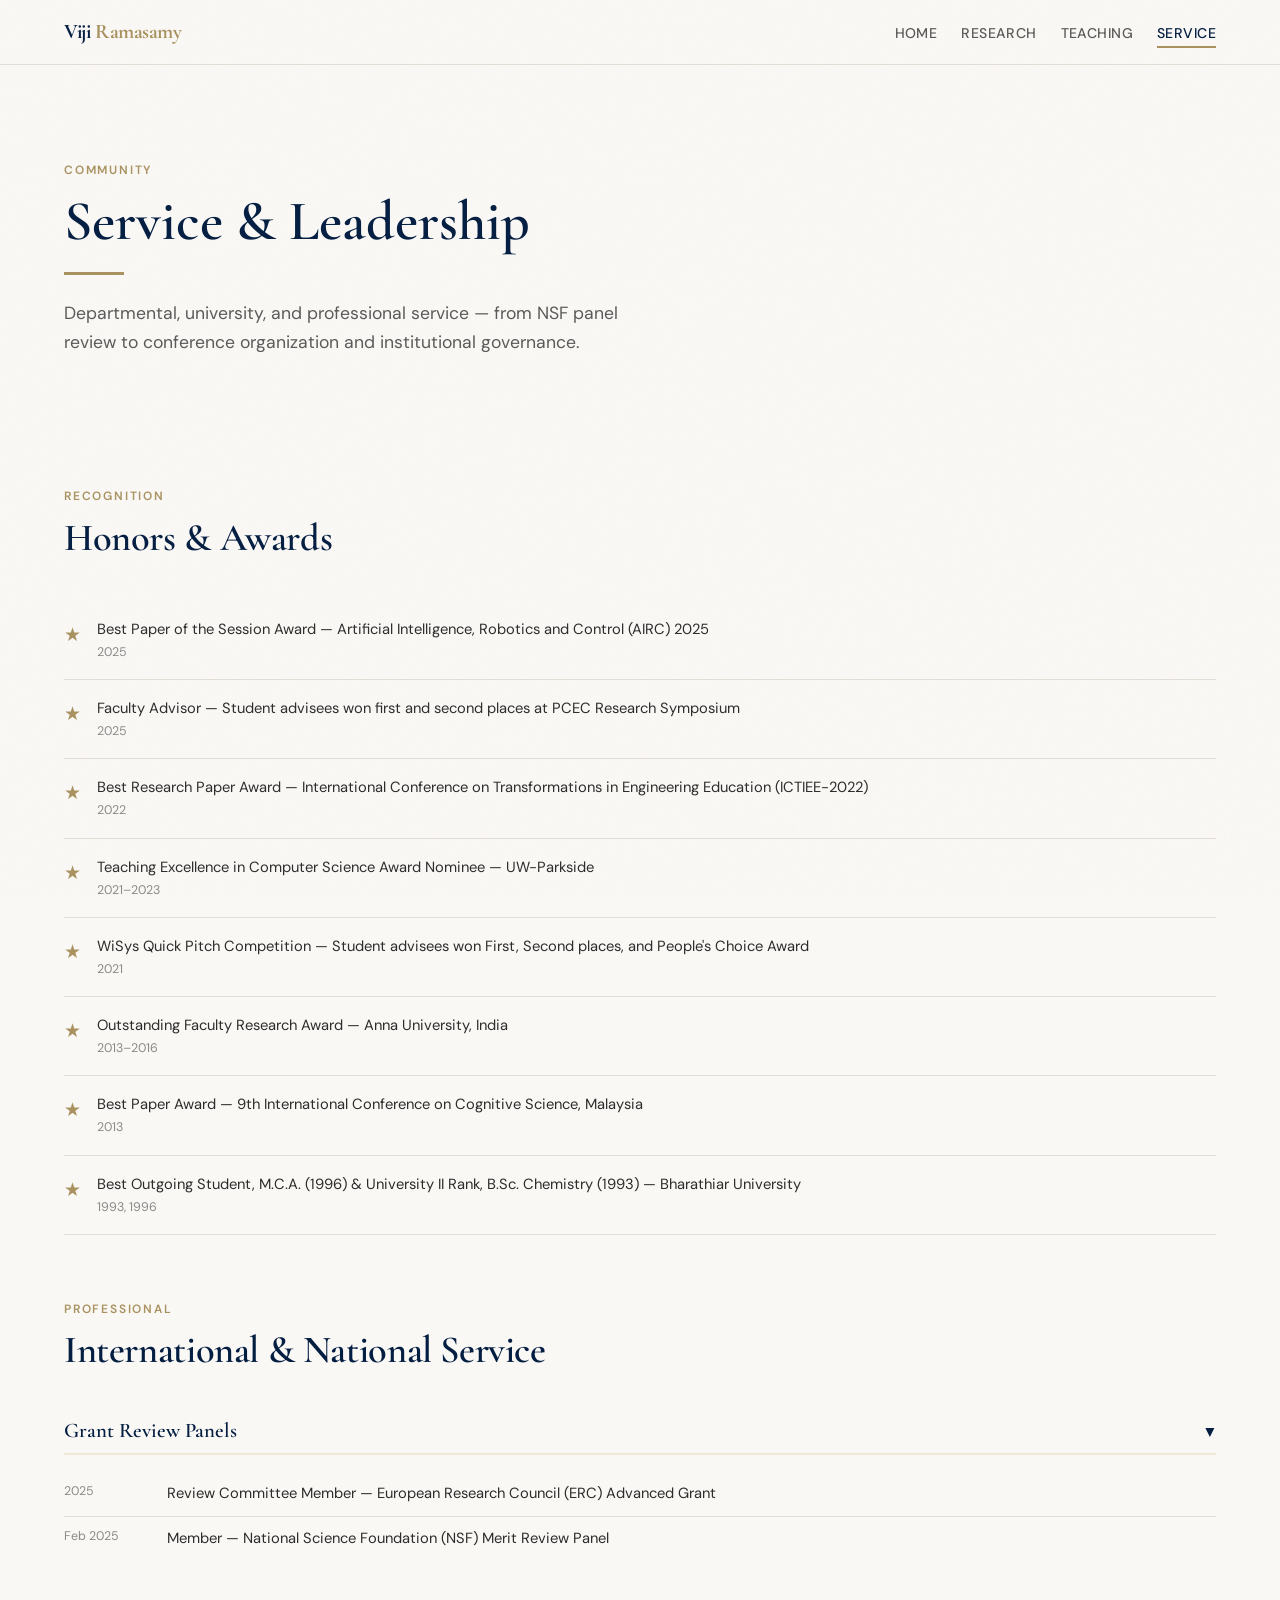
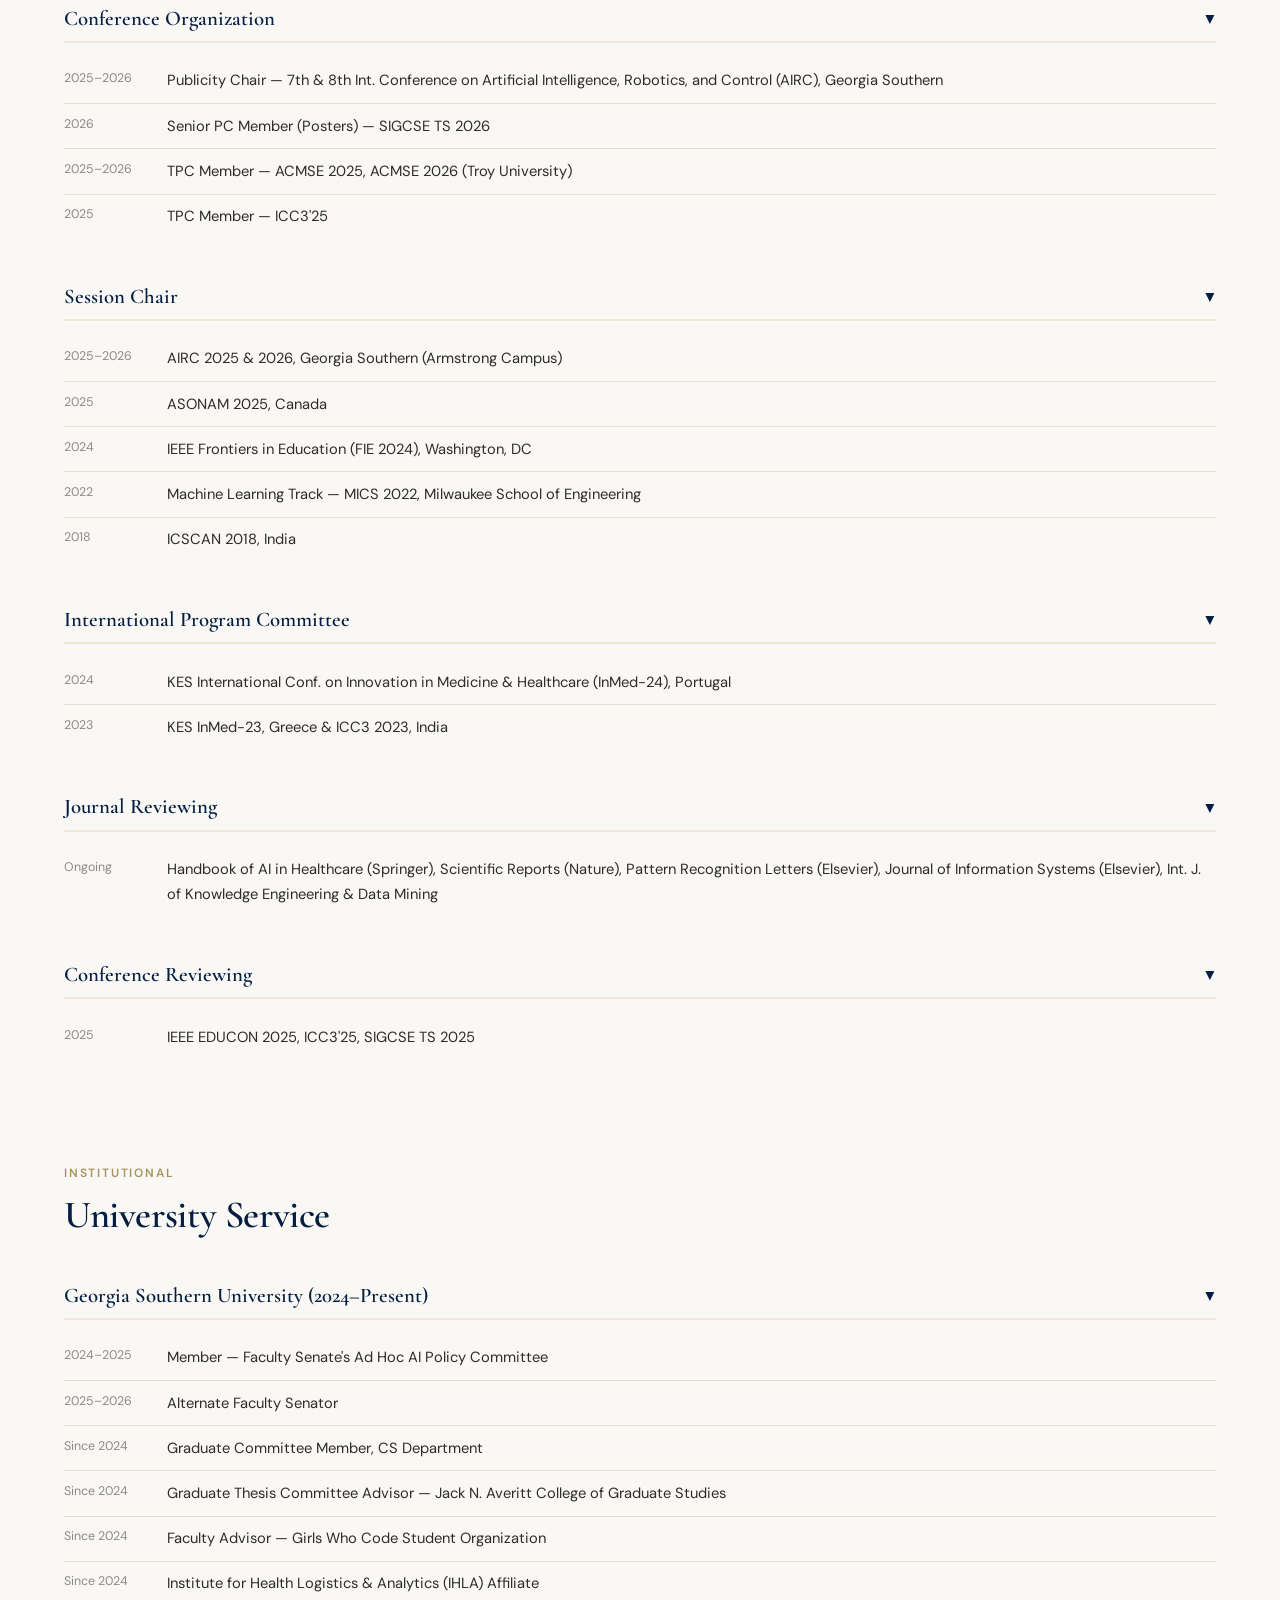
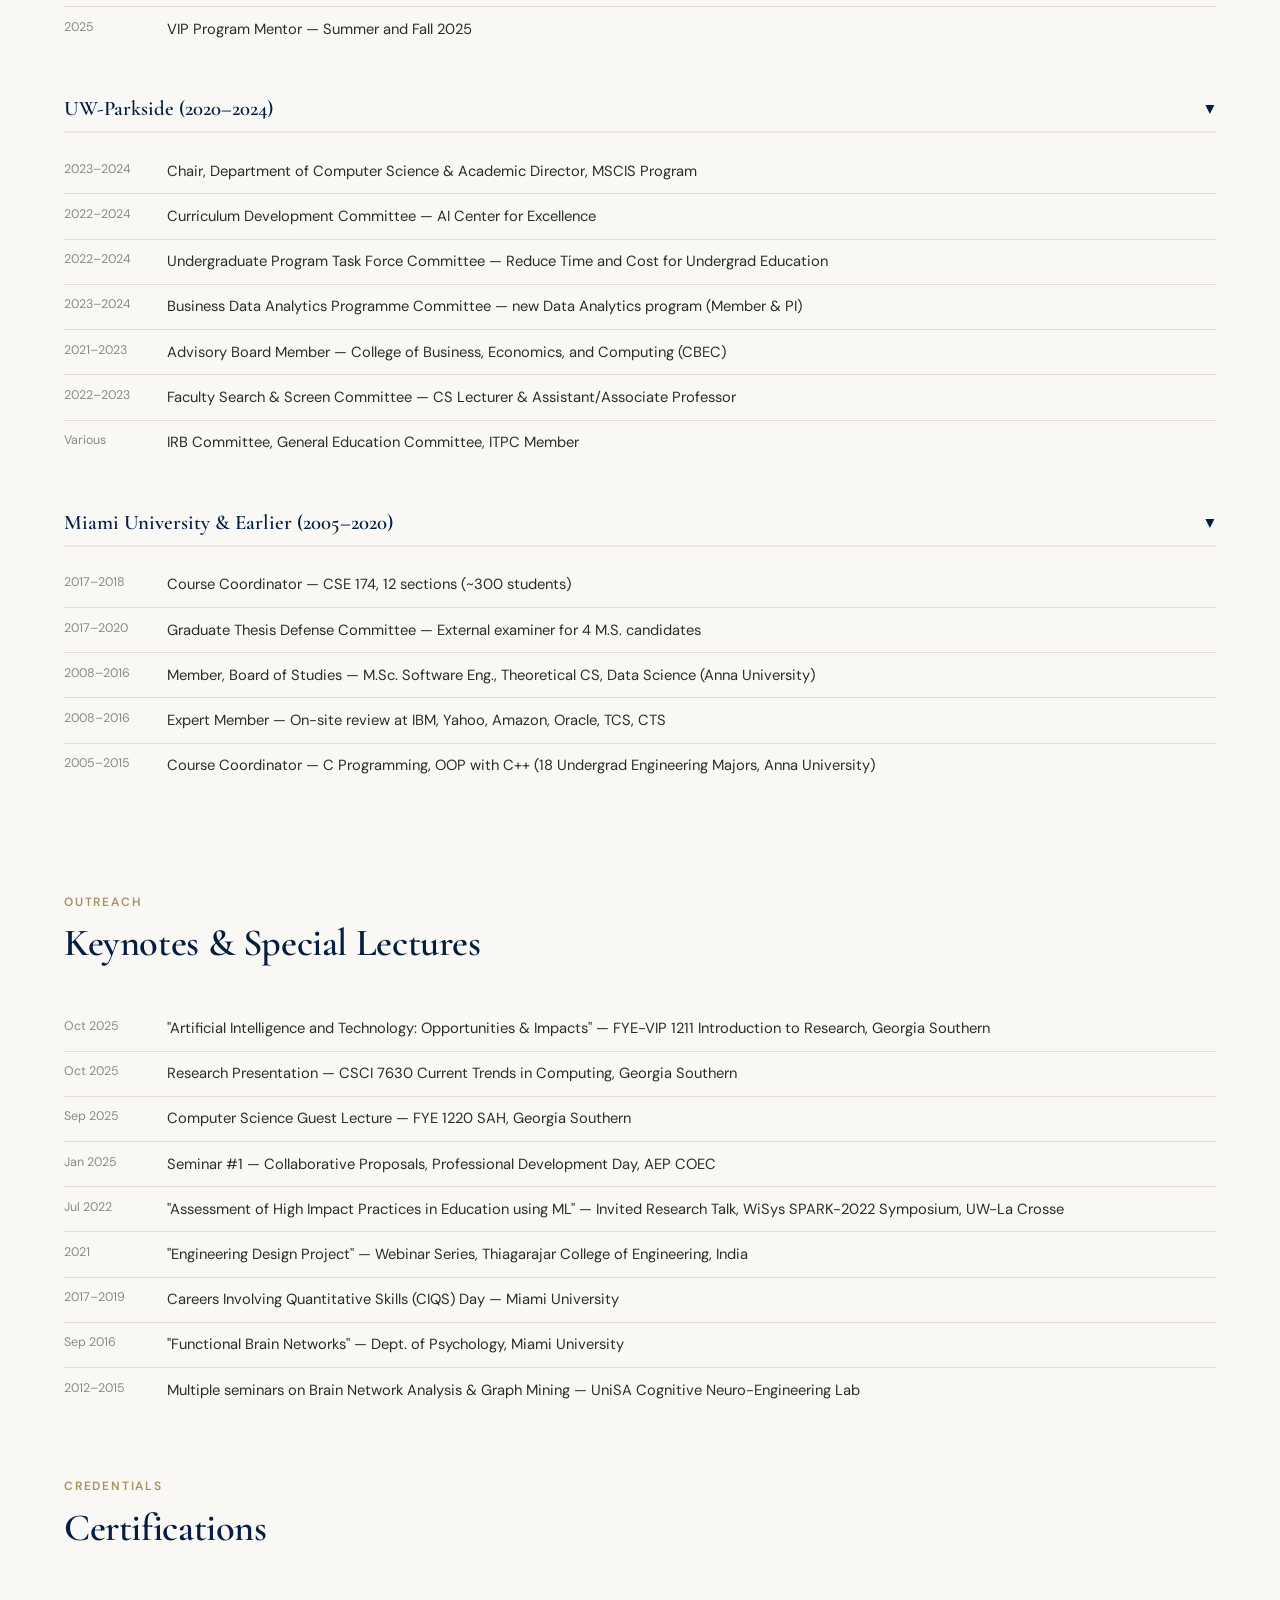
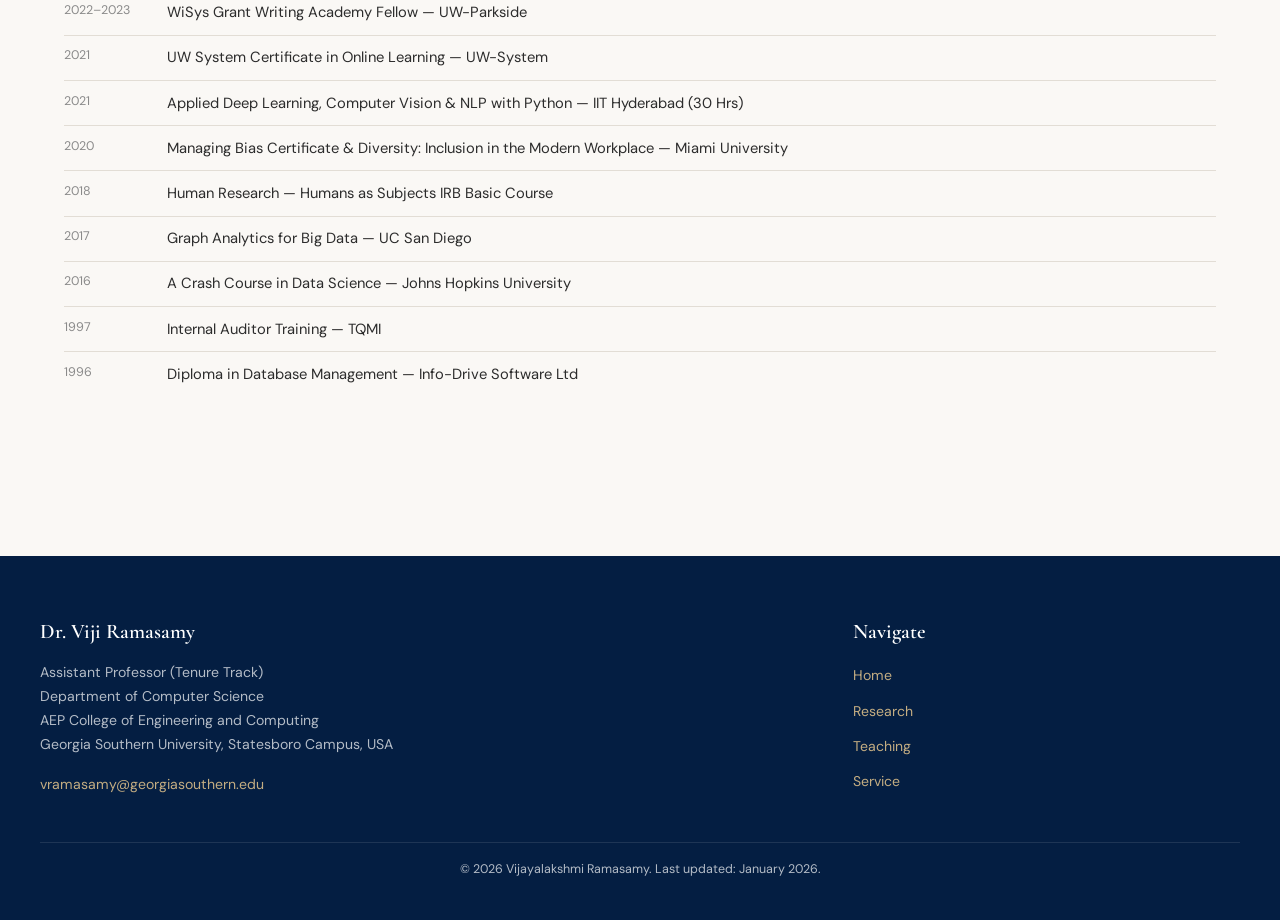
<file: service.html>
<!DOCTYPE html>
<html lang="en">
<head>
  <meta charset="UTF-8">
  <meta name="viewport" content="width=device-width, initial-scale=1.0">
  <title>Service — Dr. Viji Ramasamy</title>
  <meta name="description" content="Professional service, awards, and certifications of Dr. Viji Ramasamy. NSF panel reviewer, conference organizer, and community leader.">
  <meta property="og:title" content="Service — Dr. Viji Ramasamy">
  <meta property="og:type" content="website">
  <link rel="preconnect" href="https://fonts.googleapis.com">
  <link rel="preconnect" href="https://fonts.gstatic.com" crossorigin>
  <link href="https://fonts.googleapis.com/css2?family=Cormorant+Garamond:ital,wght@0,400;0,600;0,700;1,400&family=DM+Sans:ital,wght@0,400;0,500;0,700;1,400&display=swap" rel="stylesheet">
  <link rel="stylesheet" href="style.css">
</head>
<body>
  <nav class="nav" id="nav">
    <div class="nav-inner">
      <a href="index.html" class="nav-brand">Viji <span>Ramasamy</span></a>
      <ul class="nav-links" id="navLinks">
        <li><a href="index.html">Home</a></li>
        <li><a href="research.html">Research</a></li>
        <li><a href="teaching.html">Teaching</a></li>
        <li><a href="service.html" class="active">Service</a></li>
      </ul>
      <button class="hamburger" id="hamburger" aria-label="Toggle navigation"><span></span><span></span><span></span></button>
    </div>
  </nav>

  <div class="page-hero">
    <p class="section-label">Community</p>
    <h1>Service &amp; Leadership</h1>
    <hr class="page-divider">
    <p class="subtitle">Departmental, university, and professional service — from NSF panel review to conference organization and institutional governance.</p>
  </div>

  <!-- Honors & Awards -->
  <div class="section reveal">
    <p class="section-label">Recognition</p>
    <h2 class="section-title">Honors &amp; Awards</h2>

    <div class="award-item reveal">
      <div class="award-icon">&#9733;</div>
      <div>
        <div class="award-text">Best Paper of the Session Award — Artificial Intelligence, Robotics and Control (AIRC) 2025</div>
        <div class="award-year">2025</div>
      </div>
    </div>
    <div class="award-item reveal">
      <div class="award-icon">&#9733;</div>
      <div>
        <div class="award-text">Faculty Advisor — Student advisees won first and second places at PCEC Research Symposium</div>
        <div class="award-year">2025</div>
      </div>
    </div>
    <div class="award-item reveal">
      <div class="award-icon">&#9733;</div>
      <div>
        <div class="award-text">Best Research Paper Award — International Conference on Transformations in Engineering Education (ICTIEE-2022)</div>
        <div class="award-year">2022</div>
      </div>
    </div>
    <div class="award-item reveal">
      <div class="award-icon">&#9733;</div>
      <div>
        <div class="award-text">Teaching Excellence in Computer Science Award Nominee — UW-Parkside</div>
        <div class="award-year">2021–2023</div>
      </div>
    </div>
    <div class="award-item reveal">
      <div class="award-icon">&#9733;</div>
      <div>
        <div class="award-text">WiSys Quick Pitch Competition — Student advisees won First, Second places, and People's Choice Award</div>
        <div class="award-year">2021</div>
      </div>
    </div>
    <div class="award-item reveal">
      <div class="award-icon">&#9733;</div>
      <div>
        <div class="award-text">Outstanding Faculty Research Award — Anna University, India</div>
        <div class="award-year">2013–2016</div>
      </div>
    </div>
    <div class="award-item reveal">
      <div class="award-icon">&#9733;</div>
      <div>
        <div class="award-text">Best Paper Award — 9th International Conference on Cognitive Science, Malaysia</div>
        <div class="award-year">2013</div>
      </div>
    </div>
    <div class="award-item reveal">
      <div class="award-icon">&#9733;</div>
      <div>
        <div class="award-text">Best Outgoing Student, M.C.A. (1996) &amp; University II Rank, B.Sc. Chemistry (1993) — Bharathiar University</div>
        <div class="award-year">1993, 1996</div>
      </div>
    </div>
  </div>

  <!-- Professional / International Service -->
  <div class="section reveal">
    <p class="section-label">Professional</p>
    <h2 class="section-title">International &amp; National Service</h2>

    <div class="service-group">
      <div class="service-group-title" onclick="this.classList.toggle('collapsed');this.nextElementSibling.style.display=this.nextElementSibling.style.display==='none'?'':'none';">
        Grant Review Panels <span class="toggle-icon">&#9660;</span>
      </div>
      <ul class="service-list">
        <li><span class="service-date">2025</span><span>Review Committee Member — European Research Council (ERC) Advanced Grant</span></li>
        <li><span class="service-date">Feb 2025</span><span>Member — National Science Foundation (NSF) Merit Review Panel</span></li>
      </ul>
    </div>

    <div class="service-group">
      <div class="service-group-title" onclick="this.classList.toggle('collapsed');this.nextElementSibling.style.display=this.nextElementSibling.style.display==='none'?'':'none';">
        Conference Organization <span class="toggle-icon">&#9660;</span>
      </div>
      <ul class="service-list">
        <li><span class="service-date">2025–2026</span><span>Publicity Chair — 7th &amp; 8th Int. Conference on Artificial Intelligence, Robotics, and Control (AIRC), Georgia Southern</span></li>
        <li><span class="service-date">2026</span><span>Senior PC Member (Posters) — SIGCSE TS 2026</span></li>
        <li><span class="service-date">2025–2026</span><span>TPC Member — ACMSE 2025, ACMSE 2026 (Troy University)</span></li>
        <li><span class="service-date">2025</span><span>TPC Member — ICC3'25</span></li>
      </ul>
    </div>

    <div class="service-group">
      <div class="service-group-title" onclick="this.classList.toggle('collapsed');this.nextElementSibling.style.display=this.nextElementSibling.style.display==='none'?'':'none';">
        Session Chair <span class="toggle-icon">&#9660;</span>
      </div>
      <ul class="service-list">
        <li><span class="service-date">2025–2026</span><span>AIRC 2025 &amp; 2026, Georgia Southern (Armstrong Campus)</span></li>
        <li><span class="service-date">2025</span><span>ASONAM 2025, Canada</span></li>
        <li><span class="service-date">2024</span><span>IEEE Frontiers in Education (FIE 2024), Washington, DC</span></li>
        <li><span class="service-date">2022</span><span>Machine Learning Track — MICS 2022, Milwaukee School of Engineering</span></li>
        <li><span class="service-date">2018</span><span>ICSCAN 2018, India</span></li>
      </ul>
    </div>

    <div class="service-group">
      <div class="service-group-title" onclick="this.classList.toggle('collapsed');this.nextElementSibling.style.display=this.nextElementSibling.style.display==='none'?'':'none';">
        International Program Committee <span class="toggle-icon">&#9660;</span>
      </div>
      <ul class="service-list">
        <li><span class="service-date">2024</span><span>KES International Conf. on Innovation in Medicine &amp; Healthcare (InMed-24), Portugal</span></li>
        <li><span class="service-date">2023</span><span>KES InMed-23, Greece &amp; ICC3 2023, India</span></li>
      </ul>
    </div>

    <div class="service-group">
      <div class="service-group-title" onclick="this.classList.toggle('collapsed');this.nextElementSibling.style.display=this.nextElementSibling.style.display==='none'?'':'none';">
        Journal Reviewing <span class="toggle-icon">&#9660;</span>
      </div>
      <ul class="service-list">
        <li><span class="service-date">Ongoing</span><span>Handbook of AI in Healthcare (Springer), Scientific Reports (Nature), Pattern Recognition Letters (Elsevier), Journal of Information Systems (Elsevier), Int. J. of Knowledge Engineering &amp; Data Mining</span></li>
      </ul>
    </div>

    <div class="service-group">
      <div class="service-group-title" onclick="this.classList.toggle('collapsed');this.nextElementSibling.style.display=this.nextElementSibling.style.display==='none'?'':'none';">
        Conference Reviewing <span class="toggle-icon">&#9660;</span>
      </div>
      <ul class="service-list">
        <li><span class="service-date">2025</span><span>IEEE EDUCON 2025, ICC3'25, SIGCSE TS 2025</span></li>
      </ul>
    </div>
  </div>

  <!-- University Service -->
  <div class="section reveal">
    <p class="section-label">Institutional</p>
    <h2 class="section-title">University Service</h2>

    <div class="service-group">
      <div class="service-group-title" onclick="this.classList.toggle('collapsed');this.nextElementSibling.style.display=this.nextElementSibling.style.display==='none'?'':'none';">
        Georgia Southern University (2024–Present) <span class="toggle-icon">&#9660;</span>
      </div>
      <ul class="service-list">
        <li><span class="service-date">2024–2025</span><span>Member — Faculty Senate's Ad Hoc AI Policy Committee</span></li>
        <li><span class="service-date">2025–2026</span><span>Alternate Faculty Senator</span></li>
        <li><span class="service-date">Since 2024</span><span>Graduate Committee Member, CS Department</span></li>
        <li><span class="service-date">Since 2024</span><span>Graduate Thesis Committee Advisor — Jack N. Averitt College of Graduate Studies</span></li>
        <li><span class="service-date">Since 2024</span><span>Faculty Advisor — Girls Who Code Student Organization</span></li>
        <li><span class="service-date">Since 2024</span><span>Institute for Health Logistics &amp; Analytics (IHLA) Affiliate</span></li>
        <li><span class="service-date">2025</span><span>VIP Program Mentor — Summer and Fall 2025</span></li>
      </ul>
    </div>

    <div class="service-group">
      <div class="service-group-title" onclick="this.classList.toggle('collapsed');this.nextElementSibling.style.display=this.nextElementSibling.style.display==='none'?'':'none';">
        UW-Parkside (2020–2024) <span class="toggle-icon">&#9660;</span>
      </div>
      <ul class="service-list">
        <li><span class="service-date">2023–2024</span><span>Chair, Department of Computer Science &amp; Academic Director, MSCIS Program</span></li>
        <li><span class="service-date">2022–2024</span><span>Curriculum Development Committee — AI Center for Excellence</span></li>
        <li><span class="service-date">2022–2024</span><span>Undergraduate Program Task Force Committee — Reduce Time and Cost for Undergrad Education</span></li>
        <li><span class="service-date">2023–2024</span><span>Business Data Analytics Programme Committee — new Data Analytics program (Member &amp; PI)</span></li>
        <li><span class="service-date">2021–2023</span><span>Advisory Board Member — College of Business, Economics, and Computing (CBEC)</span></li>
        <li><span class="service-date">2022–2023</span><span>Faculty Search &amp; Screen Committee — CS Lecturer &amp; Assistant/Associate Professor</span></li>
        <li><span class="service-date">Various</span><span>IRB Committee, General Education Committee, ITPC Member</span></li>
      </ul>
    </div>

    <div class="service-group">
      <div class="service-group-title" onclick="this.classList.toggle('collapsed');this.nextElementSibling.style.display=this.nextElementSibling.style.display==='none'?'':'none';">
        Miami University &amp; Earlier (2005–2020) <span class="toggle-icon">&#9660;</span>
      </div>
      <ul class="service-list">
        <li><span class="service-date">2017–2018</span><span>Course Coordinator — CSE 174, 12 sections (~300 students)</span></li>
        <li><span class="service-date">2017–2020</span><span>Graduate Thesis Defense Committee — External examiner for 4 M.S. candidates</span></li>
        <li><span class="service-date">2008–2016</span><span>Member, Board of Studies — M.Sc. Software Eng., Theoretical CS, Data Science (Anna University)</span></li>
        <li><span class="service-date">2008–2016</span><span>Expert Member — On-site review at IBM, Yahoo, Amazon, Oracle, TCS, CTS</span></li>
        <li><span class="service-date">2005–2015</span><span>Course Coordinator — C Programming, OOP with C++ (18 Undergrad Engineering Majors, Anna University)</span></li>
      </ul>
    </div>
  </div>

  <!-- Keynotes / Special Lectures -->
  <div class="section reveal">
    <p class="section-label">Outreach</p>
    <h2 class="section-title">Keynotes &amp; Special Lectures</h2>

    <ul class="service-list">
      <li><span class="service-date">Oct 2025</span><span>"Artificial Intelligence and Technology: Opportunities &amp; Impacts" — FYE-VIP 1211 Introduction to Research, Georgia Southern</span></li>
      <li><span class="service-date">Oct 2025</span><span>Research Presentation — CSCI 7630 Current Trends in Computing, Georgia Southern</span></li>
      <li><span class="service-date">Sep 2025</span><span>Computer Science Guest Lecture — FYE 1220 SAH, Georgia Southern</span></li>
      <li><span class="service-date">Jan 2025</span><span>Seminar #1 — Collaborative Proposals, Professional Development Day, AEP COEC</span></li>
      <li><span class="service-date">Jul 2022</span><span>"Assessment of High Impact Practices in Education using ML" — Invited Research Talk, WiSys SPARK-2022 Symposium, UW-La Crosse</span></li>
      <li><span class="service-date">2021</span><span>"Engineering Design Project" — Webinar Series, Thiagarajar College of Engineering, India</span></li>
      <li><span class="service-date">2017–2019</span><span>Careers Involving Quantitative Skills (CIQS) Day — Miami University</span></li>
      <li><span class="service-date">Sep 2016</span><span>"Functional Brain Networks" — Dept. of Psychology, Miami University</span></li>
      <li><span class="service-date">2012–2015</span><span>Multiple seminars on Brain Network Analysis &amp; Graph Mining — UniSA Cognitive Neuro-Engineering Lab</span></li>
    </ul>
  </div>

  <!-- Certifications -->
  <div class="section reveal">
    <p class="section-label">Credentials</p>
    <h2 class="section-title">Certifications</h2>

    <ul class="service-list">
      <li><span class="service-date">2022–2023</span><span>WiSys Grant Writing Academy Fellow — UW-Parkside</span></li>
      <li><span class="service-date">2021</span><span>UW System Certificate in Online Learning — UW-System</span></li>
      <li><span class="service-date">2021</span><span>Applied Deep Learning, Computer Vision &amp; NLP with Python — IIT Hyderabad (30 Hrs)</span></li>
      <li><span class="service-date">2020</span><span>Managing Bias Certificate &amp; Diversity: Inclusion in the Modern Workplace — Miami University</span></li>
      <li><span class="service-date">2018</span><span>Human Research — Humans as Subjects IRB Basic Course</span></li>
      <li><span class="service-date">2017</span><span>Graph Analytics for Big Data — UC San Diego</span></li>
      <li><span class="service-date">2016</span><span>A Crash Course in Data Science — Johns Hopkins University</span></li>
      <li><span class="service-date">1997</span><span>Internal Auditor Training — TQMI</span></li>
      <li><span class="service-date">1996</span><span>Diploma in Database Management — Info-Drive Software Ltd</span></li>
    </ul>
  </div>

  <footer class="footer">
    <div class="footer-inner">
      <div>
        <h3>Dr. Viji Ramasamy</h3>
        <p>Assistant Professor (Tenure Track)<br>Department of Computer Science<br>AEP College of Engineering and Computing<br>Georgia Southern University, Statesboro Campus, USA</p>
        <p style="margin-top:1rem;"><a href="mailto:vramasamy@georgiasouthern.edu">vramasamy@georgiasouthern.edu</a></p>
      </div>
      <div>
        <h3>Navigate</h3>
        <ul class="footer-links">
          <li><a href="index.html">Home</a></li>
          <li><a href="research.html">Research</a></li>
          <li><a href="teaching.html">Teaching</a></li>
          <li><a href="service.html">Service</a></li>
        </ul>
      </div>
    </div>
    <div class="footer-bottom">&copy; 2026 Vijayalakshmi Ramasamy. Last updated: January 2026.</div>
  </footer>

  <script>
    document.getElementById('hamburger').addEventListener('click',()=>{document.getElementById('navLinks').classList.toggle('open');});
    window.addEventListener('scroll',()=>{document.getElementById('nav').classList.toggle('scrolled',window.scrollY>10);});
    const observer=new IntersectionObserver((entries)=>{entries.forEach(e=>{if(e.isIntersecting)e.target.classList.add('visible');});},{threshold:0.1});
    document.querySelectorAll('.reveal').forEach(el=>observer.observe(el));
  </script>
</body>
</html>
</file>
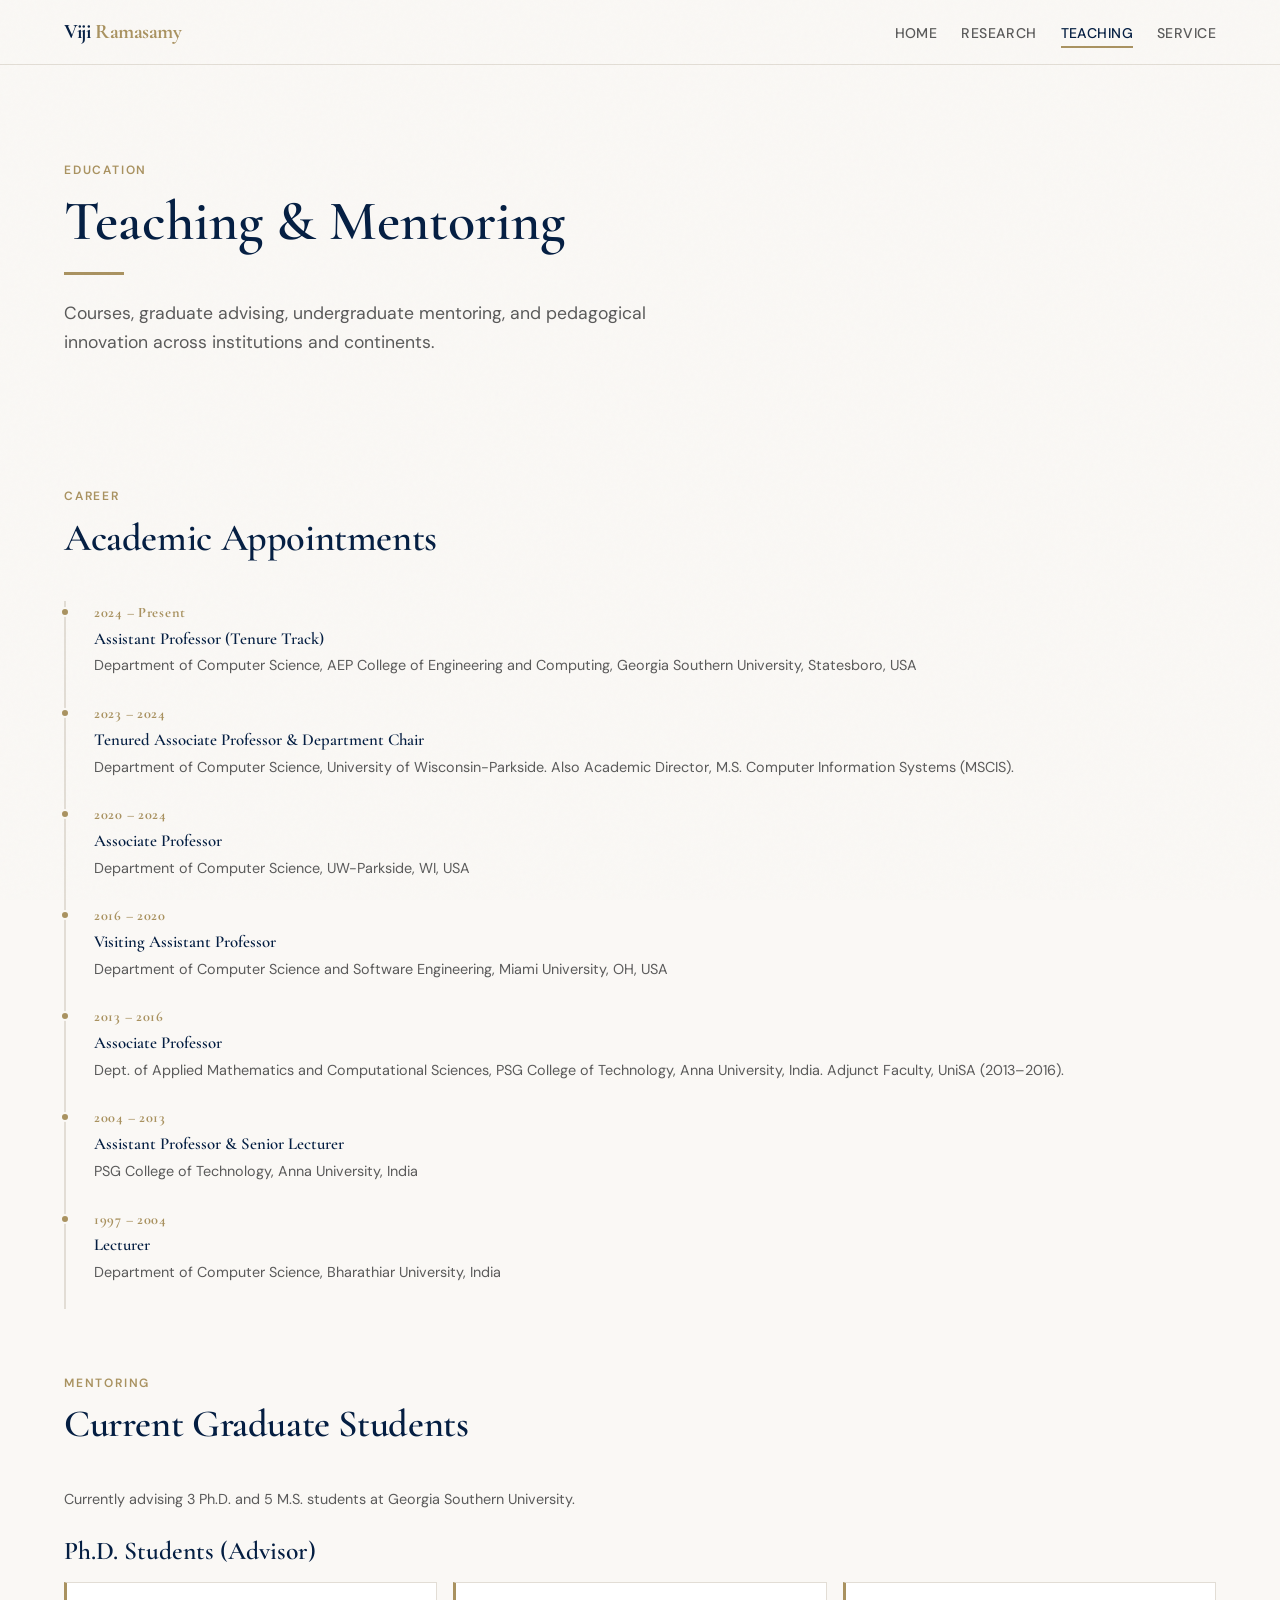
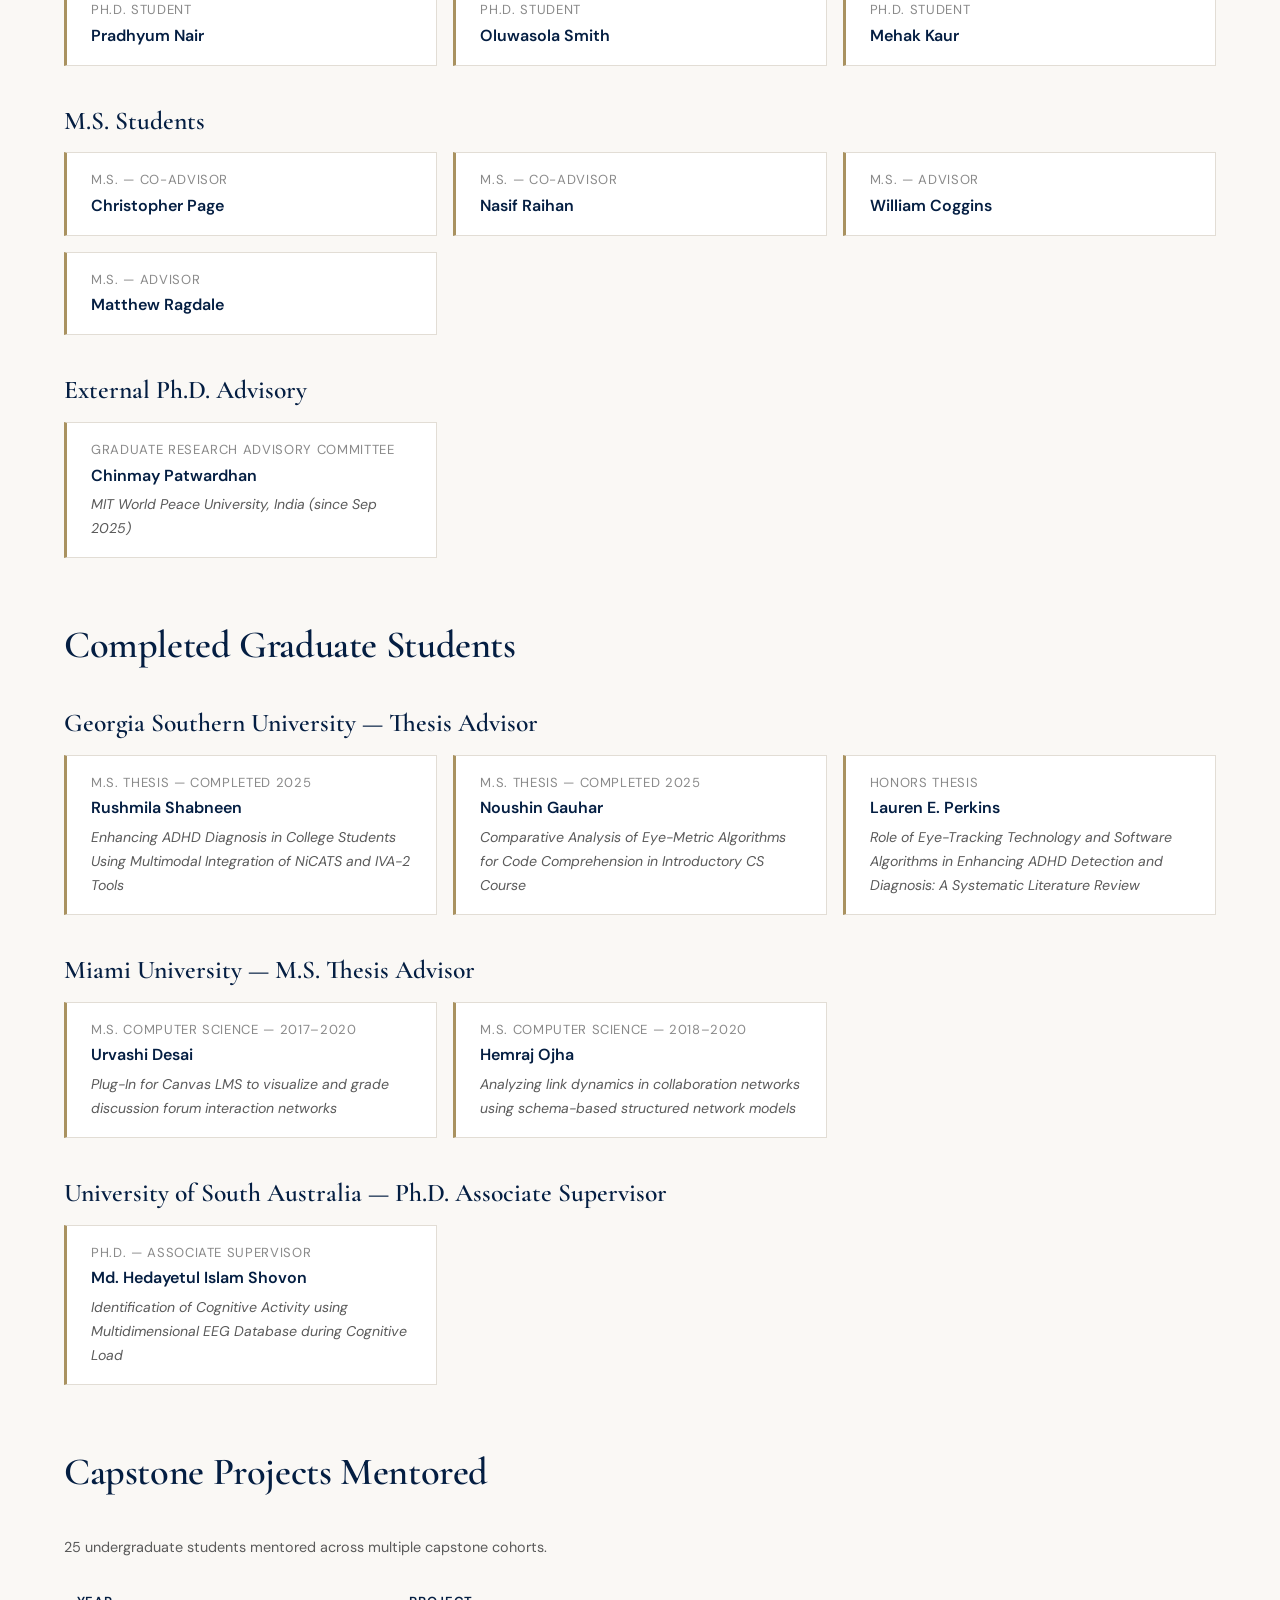
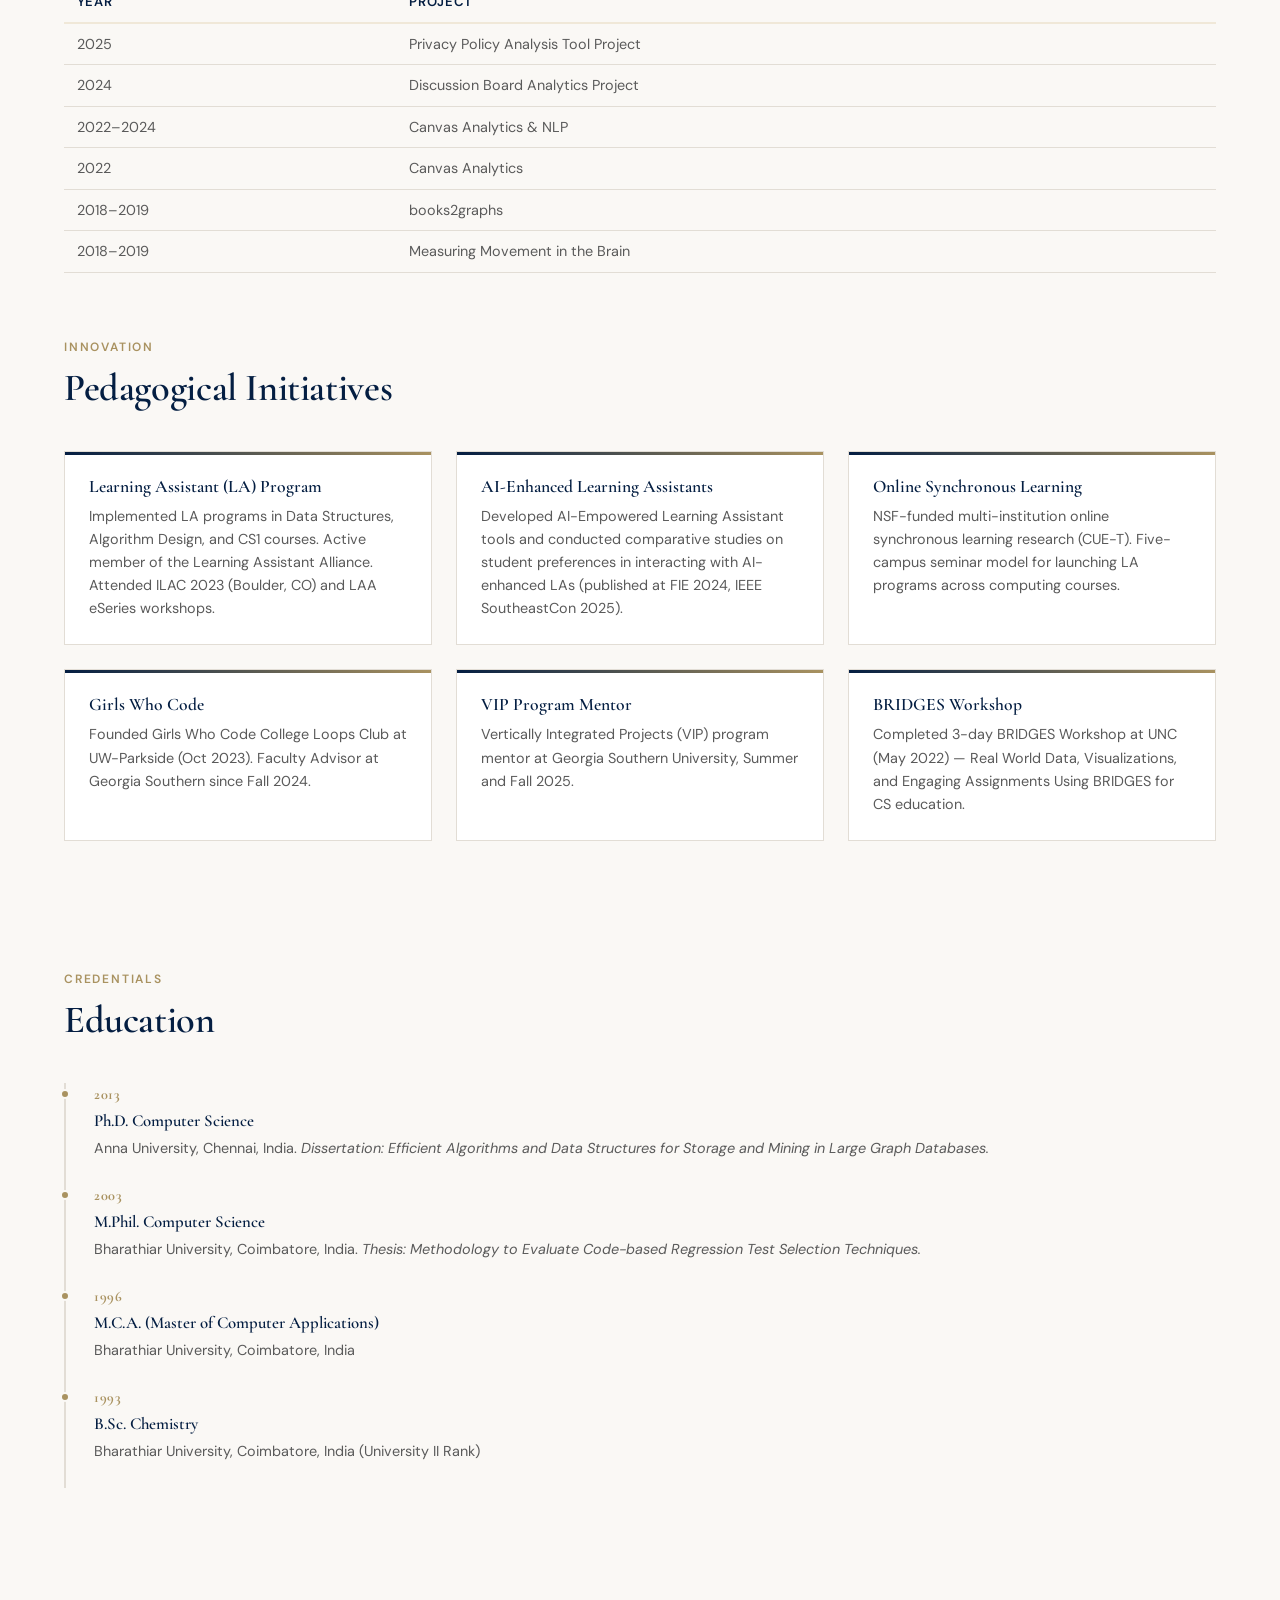
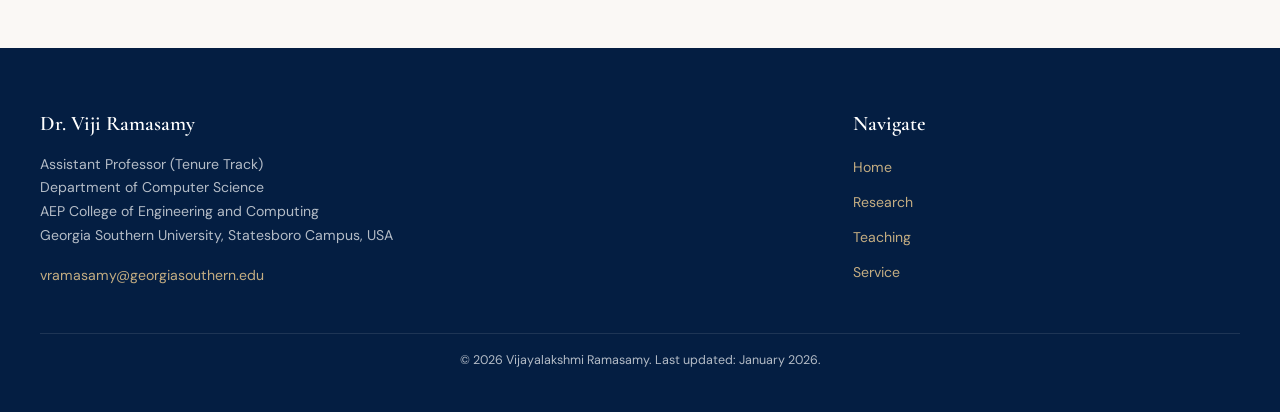
<file: teaching.html>
<!DOCTYPE html>
<html lang="en">
<head>
  <meta charset="UTF-8">
  <meta name="viewport" content="width=device-width, initial-scale=1.0">
  <title>Teaching — Dr. Viji Ramasamy</title>
  <meta name="description" content="Teaching, mentoring, and pedagogical initiatives of Dr. Viji Ramasamy at Georgia Southern University, UW-Parkside, Miami University, and beyond.">
  <meta property="og:title" content="Teaching — Dr. Viji Ramasamy">
  <meta property="og:type" content="website">
  <link rel="preconnect" href="https://fonts.googleapis.com">
  <link rel="preconnect" href="https://fonts.gstatic.com" crossorigin>
  <link href="https://fonts.googleapis.com/css2?family=Cormorant+Garamond:ital,wght@0,400;0,600;0,700;1,400&family=DM+Sans:ital,wght@0,400;0,500;0,700;1,400&display=swap" rel="stylesheet">
  <link rel="stylesheet" href="style.css">
</head>
<body>
  <nav class="nav" id="nav">
    <div class="nav-inner">
      <a href="index.html" class="nav-brand">Viji <span>Ramasamy</span></a>
      <ul class="nav-links" id="navLinks">
        <li><a href="index.html">Home</a></li>
        <li><a href="research.html">Research</a></li>
        <li><a href="teaching.html" class="active">Teaching</a></li>
        <li><a href="service.html">Service</a></li>
      </ul>
      <button class="hamburger" id="hamburger" aria-label="Toggle navigation"><span></span><span></span><span></span></button>
    </div>
  </nav>

  <div class="page-hero">
    <p class="section-label">Education</p>
    <h1>Teaching &amp; Mentoring</h1>
    <hr class="page-divider">
    <p class="subtitle">Courses, graduate advising, undergraduate mentoring, and pedagogical innovation across institutions and continents.</p>
  </div>

  <!-- Academic Appointments Timeline -->
  <div class="section reveal">
    <p class="section-label">Career</p>
    <h2 class="section-title">Academic Appointments</h2>
    <div class="timeline">
      <div class="timeline-item reveal">
        <div class="timeline-year">2024 – Present</div>
        <div class="timeline-content">
          <h3>Assistant Professor (Tenure Track)</h3>
          <p>Department of Computer Science, AEP College of Engineering and Computing, Georgia Southern University, Statesboro, USA</p>
        </div>
      </div>
      <div class="timeline-item reveal">
        <div class="timeline-year">2023 – 2024</div>
        <div class="timeline-content">
          <h3>Tenured Associate Professor &amp; Department Chair</h3>
          <p>Department of Computer Science, University of Wisconsin-Parkside. Also Academic Director, M.S. Computer Information Systems (MSCIS).</p>
        </div>
      </div>
      <div class="timeline-item reveal">
        <div class="timeline-year">2020 – 2024</div>
        <div class="timeline-content">
          <h3>Associate Professor</h3>
          <p>Department of Computer Science, UW-Parkside, WI, USA</p>
        </div>
      </div>
      <div class="timeline-item reveal">
        <div class="timeline-year">2016 – 2020</div>
        <div class="timeline-content">
          <h3>Visiting Assistant Professor</h3>
          <p>Department of Computer Science and Software Engineering, Miami University, OH, USA</p>
        </div>
      </div>
      <div class="timeline-item reveal">
        <div class="timeline-year">2013 – 2016</div>
        <div class="timeline-content">
          <h3>Associate Professor</h3>
          <p>Dept. of Applied Mathematics and Computational Sciences, PSG College of Technology, Anna University, India. Adjunct Faculty, UniSA (2013–2016).</p>
        </div>
      </div>
      <div class="timeline-item reveal">
        <div class="timeline-year">2004 – 2013</div>
        <div class="timeline-content">
          <h3>Assistant Professor &amp; Senior Lecturer</h3>
          <p>PSG College of Technology, Anna University, India</p>
        </div>
      </div>
      <div class="timeline-item reveal">
        <div class="timeline-year">1997 – 2004</div>
        <div class="timeline-content">
          <h3>Lecturer</h3>
          <p>Department of Computer Science, Bharathiar University, India</p>
        </div>
      </div>
    </div>
  </div>

  <!-- Current Graduate Advising -->
  <div class="section reveal">
    <p class="section-label">Mentoring</p>
    <h2 class="section-title">Current Graduate Students</h2>
    <p style="font-size:0.9rem;color:var(--text-light);margin-bottom:var(--space-md);">Currently advising 3 Ph.D. and 5 M.S. students at Georgia Southern University.</p>

    <h3 style="margin-bottom:var(--space-sm);">Ph.D. Students (Advisor)</h3>
    <div class="advisee-grid" style="margin-bottom:var(--space-lg);">
      <div class="advisee-card reveal">
        <div class="role">Ph.D. Student</div>
        <div class="name">Pradhyum Nair</div>
      </div>
      <div class="advisee-card reveal">
        <div class="role">Ph.D. Student</div>
        <div class="name">Oluwasola Smith</div>
      </div>
      <div class="advisee-card reveal">
        <div class="role">Ph.D. Student</div>
        <div class="name">Mehak Kaur</div>
      </div>
    </div>

    <h3 style="margin-bottom:var(--space-sm);">M.S. Students</h3>
    <div class="advisee-grid" style="margin-bottom:var(--space-lg);">
      <div class="advisee-card reveal">
        <div class="role">M.S. — Co-Advisor</div>
        <div class="name">Christopher Page</div>
      </div>
      <div class="advisee-card reveal">
        <div class="role">M.S. — Co-Advisor</div>
        <div class="name">Nasif Raihan</div>
      </div>
      <div class="advisee-card reveal">
        <div class="role">M.S. — Advisor</div>
        <div class="name">William Coggins</div>
      </div>
      <div class="advisee-card reveal">
        <div class="role">M.S. — Advisor</div>
        <div class="name">Matthew Ragdale</div>
      </div>
    </div>

    <h3 style="margin-bottom:var(--space-sm);">External Ph.D. Advisory</h3>
    <div class="advisee-grid">
      <div class="advisee-card reveal">
        <div class="role">Graduate Research Advisory Committee</div>
        <div class="name">Chinmay Patwardhan</div>
        <div class="thesis">MIT World Peace University, India (since Sep 2025)</div>
      </div>
    </div>
  </div>

  <!-- Completed Graduate Students -->
  <div class="section reveal">
    <h2 class="section-title">Completed Graduate Students</h2>

    <h3 style="margin-bottom:var(--space-sm);">Georgia Southern University — Thesis Advisor</h3>
    <div class="advisee-grid" style="margin-bottom:var(--space-lg);">
      <div class="advisee-card reveal">
        <div class="role">M.S. Thesis — Completed 2025</div>
        <div class="name">Rushmila Shabneen</div>
        <div class="thesis">Enhancing ADHD Diagnosis in College Students Using Multimodal Integration of NiCATS and IVA-2 Tools</div>
      </div>
      <div class="advisee-card reveal">
        <div class="role">M.S. Thesis — Completed 2025</div>
        <div class="name">Noushin Gauhar</div>
        <div class="thesis">Comparative Analysis of Eye-Metric Algorithms for Code Comprehension in Introductory CS Course</div>
      </div>
      <div class="advisee-card reveal">
        <div class="role">Honors Thesis</div>
        <div class="name">Lauren E. Perkins</div>
        <div class="thesis">Role of Eye-Tracking Technology and Software Algorithms in Enhancing ADHD Detection and Diagnosis: A Systematic Literature Review</div>
      </div>
    </div>

    <h3 style="margin-bottom:var(--space-sm);">Miami University — M.S. Thesis Advisor</h3>
    <div class="advisee-grid" style="margin-bottom:var(--space-lg);">
      <div class="advisee-card reveal">
        <div class="role">M.S. Computer Science — 2017–2020</div>
        <div class="name">Urvashi Desai</div>
        <div class="thesis">Plug-In for Canvas LMS to visualize and grade discussion forum interaction networks</div>
      </div>
      <div class="advisee-card reveal">
        <div class="role">M.S. Computer Science — 2018–2020</div>
        <div class="name">Hemraj Ojha</div>
        <div class="thesis">Analyzing link dynamics in collaboration networks using schema-based structured network models</div>
      </div>
    </div>

    <h3 style="margin-bottom:var(--space-sm);">University of South Australia — Ph.D. Associate Supervisor</h3>
    <div class="advisee-grid">
      <div class="advisee-card reveal">
        <div class="role">Ph.D. — Associate Supervisor</div>
        <div class="name">Md. Hedayetul Islam Shovon</div>
        <div class="thesis">Identification of Cognitive Activity using Multidimensional EEG Database during Cognitive Load</div>
      </div>
    </div>
  </div>

  <!-- Capstone Projects -->
  <div class="section reveal">
    <h2 class="section-title">Capstone Projects Mentored</h2>
    <p style="font-size:0.9rem;color:var(--text-light);margin-bottom:var(--space-md);">25 undergraduate students mentored across multiple capstone cohorts.</p>
    <table class="capstone-table">
      <thead><tr><th>Year</th><th>Project</th></tr></thead>
      <tbody>
        <tr><td>2025</td><td>Privacy Policy Analysis Tool Project</td></tr>
        <tr><td>2024</td><td>Discussion Board Analytics Project</td></tr>
        <tr><td>2022–2024</td><td>Canvas Analytics &amp; NLP</td></tr>
        <tr><td>2022</td><td>Canvas Analytics</td></tr>
        <tr><td>2018–2019</td><td>books2graphs</td></tr>
        <tr><td>2018–2019</td><td>Measuring Movement in the Brain</td></tr>
      </tbody>
    </table>
  </div>

  <!-- Pedagogical Initiatives -->
  <div class="section reveal">
    <p class="section-label">Innovation</p>
    <h2 class="section-title">Pedagogical Initiatives</h2>

    <div class="research-areas">
      <div class="research-area-card reveal">
        <h3>Learning Assistant (LA) Program</h3>
        <p>Implemented LA programs in Data Structures, Algorithm Design, and CS1 courses. Active member of the Learning Assistant Alliance. Attended ILAC 2023 (Boulder, CO) and LAA eSeries workshops.</p>
      </div>
      <div class="research-area-card reveal">
        <h3>AI-Enhanced Learning Assistants</h3>
        <p>Developed AI-Empowered Learning Assistant tools and conducted comparative studies on student preferences in interacting with AI-enhanced LAs (published at FIE 2024, IEEE SoutheastCon 2025).</p>
      </div>
      <div class="research-area-card reveal">
        <h3>Online Synchronous Learning</h3>
        <p>NSF-funded multi-institution online synchronous learning research (CUE-T). Five-campus seminar model for launching LA programs across computing courses.</p>
      </div>
      <div class="research-area-card reveal">
        <h3>Girls Who Code</h3>
        <p>Founded Girls Who Code College Loops Club at UW-Parkside (Oct 2023). Faculty Advisor at Georgia Southern since Fall 2024.</p>
      </div>
      <div class="research-area-card reveal">
        <h3>VIP Program Mentor</h3>
        <p>Vertically Integrated Projects (VIP) program mentor at Georgia Southern University, Summer and Fall 2025.</p>
      </div>
      <div class="research-area-card reveal">
        <h3>BRIDGES Workshop</h3>
        <p>Completed 3-day BRIDGES Workshop at UNC (May 2022) — Real World Data, Visualizations, and Engaging Assignments Using BRIDGES for CS education.</p>
      </div>
    </div>
  </div>

  <!-- Education -->
  <div class="section reveal">
    <p class="section-label">Credentials</p>
    <h2 class="section-title">Education</h2>
    <div class="timeline">
      <div class="timeline-item">
        <div class="timeline-year">2013</div>
        <div class="timeline-content">
          <h3>Ph.D. Computer Science</h3>
          <p>Anna University, Chennai, India. <em>Dissertation: Efficient Algorithms and Data Structures for Storage and Mining in Large Graph Databases.</em></p>
        </div>
      </div>
      <div class="timeline-item">
        <div class="timeline-year">2003</div>
        <div class="timeline-content">
          <h3>M.Phil. Computer Science</h3>
          <p>Bharathiar University, Coimbatore, India. <em>Thesis: Methodology to Evaluate Code-based Regression Test Selection Techniques.</em></p>
        </div>
      </div>
      <div class="timeline-item">
        <div class="timeline-year">1996</div>
        <div class="timeline-content">
          <h3>M.C.A. (Master of Computer Applications)</h3>
          <p>Bharathiar University, Coimbatore, India</p>
        </div>
      </div>
      <div class="timeline-item">
        <div class="timeline-year">1993</div>
        <div class="timeline-content">
          <h3>B.Sc. Chemistry</h3>
          <p>Bharathiar University, Coimbatore, India (University II Rank)</p>
        </div>
      </div>
    </div>
  </div>

  <footer class="footer">
    <div class="footer-inner">
      <div>
        <h3>Dr. Viji Ramasamy</h3>
        <p>Assistant Professor (Tenure Track)<br>Department of Computer Science<br>AEP College of Engineering and Computing<br>Georgia Southern University, Statesboro Campus, USA</p>
        <p style="margin-top:1rem;"><a href="mailto:vramasamy@georgiasouthern.edu">vramasamy@georgiasouthern.edu</a></p>
      </div>
      <div>
        <h3>Navigate</h3>
        <ul class="footer-links">
          <li><a href="index.html">Home</a></li>
          <li><a href="research.html">Research</a></li>
          <li><a href="teaching.html">Teaching</a></li>
          <li><a href="service.html">Service</a></li>
        </ul>
      </div>
    </div>
    <div class="footer-bottom">&copy; 2026 Vijayalakshmi Ramasamy. Last updated: January 2026.</div>
  </footer>

  <script>
    document.getElementById('hamburger').addEventListener('click',()=>{document.getElementById('navLinks').classList.toggle('open');});
    window.addEventListener('scroll',()=>{document.getElementById('nav').classList.toggle('scrolled',window.scrollY>10);});
    const observer=new IntersectionObserver((entries)=>{entries.forEach(e=>{if(e.isIntersecting)e.target.classList.add('visible');});},{threshold:0.1});
    document.querySelectorAll('.reveal').forEach(el=>observer.observe(el));
  </script>
</body>
</html>
</file>
<file: style.css>
/* ============================================================
   Dr. Viji Ramasamy — Academic Portfolio
   Georgia Southern University
   Color Palette: GSU Navy #041E42, Gold #A99260, Warm White #FAF8F5
   Typography: Cormorant Garamond (display) + DM Sans (body)
   ============================================================ */

:root {
  --navy: #041E42;
  --navy-light: #0a2d5c;
  --gold: #A99260;
  --gold-light: #c4ad82;
  --gold-pale: #f0e8d8;
  --warm-white: #FAF8F5;
  --cream: #f5f0e8;
  --text: #2c2c2c;
  --text-light: #5a5a5a;
  --text-muted: #8a8a8a;
  --border: #e2ddd5;
  --shadow: rgba(4, 30, 66, 0.08);
  --shadow-md: rgba(4, 30, 66, 0.12);
  --font-display: 'Cormorant Garamond', 'Georgia', serif;
  --font-body: 'DM Sans', 'Helvetica Neue', sans-serif;
  --space-xs: 0.5rem;
  --space-sm: 1rem;
  --space-md: 1.5rem;
  --space-lg: 2.5rem;
  --space-xl: 4rem;
  --space-2xl: 6rem;
  --max-width: 1200px;
  --transition: 0.3s cubic-bezier(0.4, 0, 0.2, 1);
}

*, *::before, *::after { box-sizing: border-box; margin: 0; padding: 0; }
html { scroll-behavior: smooth; font-size: 16px; }
body {
  font-family: var(--font-body);
  color: var(--text);
  background: var(--warm-white);
  line-height: 1.7;
  -webkit-font-smoothing: antialiased;
}
body::before {
  content: '';
  position: fixed;
  inset: 0;
  background-image: url("data:image/svg+xml,%3Csvg viewBox='0 0 256 256' xmlns='http://www.w3.org/2000/svg'%3E%3Cfilter id='n'%3E%3CfeTurbulence type='fractalNoise' baseFrequency='0.9' numOctaves='4' stitchTiles='stitch'/%3E%3C/filter%3E%3Crect width='100%25' height='100%25' filter='url(%23n)' opacity='0.02'/%3E%3C/svg%3E");
  pointer-events: none;
  z-index: 9999;
}
img { max-width: 100%; display: block; }
a { color: var(--navy); text-decoration: none; transition: color var(--transition); }
a:hover { color: var(--gold); }
h1, h2, h3, h4, h5 {
  font-family: var(--font-display);
  font-weight: 600;
  line-height: 1.2;
  color: var(--navy);
}
h1 { font-size: clamp(2.2rem, 5vw, 3.5rem); }
h2 { font-size: clamp(1.6rem, 3.5vw, 2.4rem); letter-spacing: -0.01em; }
h3 { font-size: clamp(1.2rem, 2.5vw, 1.6rem); }

/* Navigation */
.nav {
  position: fixed; top: 0; left: 0; right: 0; z-index: 1000;
  background: rgba(250, 248, 245, 0.92);
  backdrop-filter: blur(12px);
  -webkit-backdrop-filter: blur(12px);
  border-bottom: 1px solid var(--border);
  transition: box-shadow var(--transition);
}
.nav.scrolled { box-shadow: 0 2px 20px var(--shadow); }
.nav-inner {
  max-width: var(--max-width); margin: 0 auto; padding: 0 var(--space-md);
  display: flex; align-items: center; justify-content: space-between; height: 64px;
}
.nav-brand {
  font-family: var(--font-display); font-size: 1.3rem; font-weight: 700;
  color: var(--navy); letter-spacing: -0.02em;
}
.nav-brand span { color: var(--gold); }
.nav-links { display: flex; gap: var(--space-md); list-style: none; }
.nav-links a {
  font-size: 0.88rem; font-weight: 500; color: var(--text-light);
  padding: 0.3rem 0; position: relative;
  letter-spacing: 0.03em; text-transform: uppercase;
}
.nav-links a::after {
  content: ''; position: absolute; bottom: -2px; left: 0;
  width: 0; height: 2px; background: var(--gold);
  transition: width var(--transition);
}
.nav-links a:hover, .nav-links a.active { color: var(--navy); }
.nav-links a:hover::after, .nav-links a.active::after { width: 100%; }
.hamburger {
  display: none; flex-direction: column; gap: 5px;
  cursor: pointer; background: none; border: none; padding: 4px;
}
.hamburger span {
  display: block; width: 24px; height: 2px;
  background: var(--navy); transition: var(--transition);
}

/* Page Hero */
.page-hero {
  padding: calc(64px + var(--space-2xl)) var(--space-md) var(--space-xl);
  max-width: var(--max-width); margin: 0 auto;
}
.page-hero h1 { margin-bottom: var(--space-xs); }
.page-hero .subtitle, .page-hero-compact .subtitle {
  font-size: 1.1rem; color: var(--text-light); max-width: 600px;
}
.page-divider {
  width: 60px; height: 3px; background: var(--gold);
  margin: var(--space-sm) 0 var(--space-md); border: none;
}

/* Sections */
.section {
  max-width: var(--max-width); margin: 0 auto; padding: var(--space-xl) var(--space-md);
}
.section + .section { padding-top: 0; }
.section-label {
  font-family: var(--font-body); font-size: 0.75rem; font-weight: 600;
  letter-spacing: 0.15em; text-transform: uppercase; color: var(--gold);
  margin-bottom: var(--space-xs);
}
.section-title { margin-bottom: var(--space-lg); }

/* Badges */
.badge {
  display: inline-block; font-size: 0.7rem; font-weight: 600;
  letter-spacing: 0.06em; text-transform: uppercase;
  padding: 0.2em 0.6em; border-radius: 2px;
}
.badge-pi { background: var(--navy); color: #fff; }
.badge-copi { background: var(--gold); color: #fff; }
.badge-investigator { background: var(--cream); color: var(--navy); }
.badge-active { background: #e8f5e9; color: #2e7d32; }
.badge-submitted { background: #fff3e0; color: #e65100; }
.badge-completed { background: #e3f2fd; color: #1565c0; }
.badge-prep { background: #f3e5f5; color: #7b1fa2; }
.badge-resub { background: #fce4ec; color: #c62828; }
.badge-journal { background: var(--navy); color: #fff; }
.badge-conference { background: var(--gold); color: #fff; }
.badge-book { background: #5d4037; color: #fff; }
.badge-poster { background: var(--cream); color: var(--text); }
.badge-inprogress { background: #e8eaf6; color: #283593; }

/* Metrics */
.metrics-row {
  display: flex; gap: var(--space-md); flex-wrap: wrap; margin-bottom: var(--space-lg);
}
.metric-card {
  background: #fff; border: 1px solid var(--border);
  padding: var(--space-md) var(--space-lg); text-align: center;
  min-width: 140px; flex: 1;
}
.metric-value {
  font-family: var(--font-display); font-size: 2.5rem; font-weight: 700;
  color: var(--navy); line-height: 1;
}
.metric-label {
  font-size: 0.78rem; color: var(--text-muted);
  text-transform: uppercase; letter-spacing: 0.1em; margin-top: 0.3rem;
}

/* Funding Summary */
.funding-summary {
  background: var(--navy); color: #fff; padding: var(--space-lg);
  display: grid; grid-template-columns: repeat(auto-fit, minmax(200px, 1fr));
  gap: var(--space-md); margin-bottom: var(--space-lg);
}
.funding-item .funding-amount {
  font-family: var(--font-display); font-size: 1.8rem; font-weight: 700;
  color: var(--gold-light);
}
.funding-item .funding-label {
  font-size: 0.8rem; opacity: 0.8;
  text-transform: uppercase; letter-spacing: 0.08em;
}

/* Grant Cards */
.grant-card {
  background: #fff; border: 1px solid var(--border); padding: var(--space-md);
  margin-bottom: var(--space-sm); border-left: 3px solid var(--gold);
  transition: box-shadow var(--transition);
}
.grant-card:hover { box-shadow: 0 4px 20px var(--shadow); }
.grant-header {
  display: flex; justify-content: space-between; align-items: flex-start;
  gap: var(--space-sm); flex-wrap: wrap; margin-bottom: 0.5rem;
}
.grant-title {
  font-family: var(--font-display); font-size: 1.1rem; font-weight: 600;
  color: var(--navy); flex: 1;
}
.grant-meta { font-size: 0.85rem; color: var(--text-light); }
.grant-amount { font-weight: 700; color: var(--navy); }

/* Publication Filters */
.pub-filters {
  display: flex; gap: var(--space-xs); flex-wrap: wrap;
  margin-bottom: var(--space-md); align-items: center;
}
.pub-filter-btn {
  font-family: var(--font-body); font-size: 0.8rem; font-weight: 500;
  padding: 0.4em 1em; border: 1px solid var(--border); background: #fff;
  color: var(--text-light); cursor: pointer; transition: var(--transition);
  text-transform: uppercase; letter-spacing: 0.04em;
}
.pub-filter-btn:hover, .pub-filter-btn.active {
  background: var(--navy); color: #fff; border-color: var(--navy);
}
.pub-search {
  font-family: var(--font-body); font-size: 0.88rem; padding: 0.5em 1em;
  border: 1px solid var(--border); background: #fff; width: 240px;
  outline: none; transition: border-color var(--transition);
}
.pub-search:focus { border-color: var(--gold); }

.pub-year-group { margin-bottom: var(--space-lg); }
.pub-year {
  font-family: var(--font-display); font-size: 1.6rem; font-weight: 700;
  color: var(--navy); margin-bottom: var(--space-sm);
  padding-bottom: 0.3rem; border-bottom: 2px solid var(--gold-pale);
}
.pub-item {
  padding: var(--space-sm) 0; border-bottom: 1px solid var(--border);
  transition: background var(--transition), padding var(--transition);
}
.pub-item:last-child { border-bottom: none; }
.pub-item:hover { background: var(--cream); padding-left: var(--space-xs); }
.pub-number { font-family: var(--font-display); font-weight: 700; color: var(--gold); font-size: 0.9rem; }
.pub-title-text { font-weight: 600; color: var(--navy); }
.pub-venue { font-style: italic; color: var(--text-light); font-size: 0.92rem; }
.pub-meta-badges { display: inline-flex; gap: 0.4rem; margin-left: 0.5rem; vertical-align: middle; }

/* Research Areas */
.research-areas {
  display: grid; grid-template-columns: repeat(auto-fill, minmax(320px, 1fr));
  gap: var(--space-md); margin-bottom: var(--space-xl);
}
.research-area-card {
  background: #fff; border: 1px solid var(--border);
  padding: var(--space-md); position: relative; overflow: hidden;
}
.research-area-card::before {
  content: ''; position: absolute; top: 0; left: 0; right: 0;
  height: 3px; background: linear-gradient(90deg, var(--navy), var(--gold));
}
.research-area-card h3 { font-size: 1.1rem; margin-bottom: 0.5rem; }
.research-area-card p { font-size: 0.9rem; color: var(--text-light); line-height: 1.6; }

/* Timeline */
.timeline { position: relative; padding-left: 30px; }
.timeline::before {
  content: ''; position: absolute; left: 0; top: 0; bottom: 0;
  width: 2px; background: var(--border);
}
.timeline-item { position: relative; padding-bottom: var(--space-md); }
.timeline-item::before {
  content: ''; position: absolute; left: -34px; top: 6px;
  width: 10px; height: 10px; border-radius: 50%;
  background: var(--gold); border: 2px solid var(--warm-white);
}
.timeline-year {
  font-family: var(--font-display); font-size: 0.9rem;
  font-weight: 700; color: var(--gold); letter-spacing: 0.05em;
}
.timeline-content h3 { font-size: 1.05rem; margin: 0.2rem 0 0.3rem; }
.timeline-content p { font-size: 0.9rem; color: var(--text-light); }

/* Advisee Grid */
.advisee-grid {
  display: grid; grid-template-columns: repeat(auto-fill, minmax(300px, 1fr));
  gap: var(--space-sm);
}
.advisee-card {
  background: #fff; border: 1px solid var(--border);
  padding: var(--space-sm) var(--space-md); border-left: 3px solid var(--gold);
}
.advisee-card .name { font-weight: 600; color: var(--navy); }
.advisee-card .role {
  font-size: 0.82rem; color: var(--text-muted);
  text-transform: uppercase; letter-spacing: 0.05em;
}
.advisee-card .thesis {
  font-size: 0.88rem; color: var(--text-light);
  font-style: italic; margin-top: 0.3rem;
}

/* Service */
.service-group { margin-bottom: var(--space-lg); }
.service-group-title {
  font-family: var(--font-display); font-size: 1.3rem; font-weight: 600;
  color: var(--navy); margin-bottom: var(--space-sm);
  padding-bottom: 0.3rem; border-bottom: 2px solid var(--gold-pale);
  cursor: pointer; display: flex; justify-content: space-between; align-items: center;
}
.service-group-title .toggle-icon {
  font-size: 1.2rem; transition: transform var(--transition);
}
.service-group-title.collapsed .toggle-icon { transform: rotate(-90deg); }
.service-list { list-style: none; }
.service-list li {
  padding: 0.6rem 0; border-bottom: 1px solid var(--border);
  font-size: 0.92rem; display: flex; gap: 0.8rem; align-items: flex-start;
}
.service-list li:last-child { border-bottom: none; }
.service-list .service-date {
  font-size: 0.78rem; color: var(--text-muted);
  white-space: nowrap; min-width: 90px;
}

/* Awards */
.award-item {
  padding: var(--space-sm) 0; border-bottom: 1px solid var(--border);
  display: flex; gap: var(--space-sm); align-items: flex-start;
}
.award-icon { color: var(--gold); font-size: 1.2rem; flex-shrink: 0; margin-top: 2px; }
.award-text { font-size: 0.92rem; }
.award-year { font-size: 0.78rem; color: var(--text-muted); }

/* Collab */
.collab-section { background: var(--cream); padding: var(--space-lg); margin-top: var(--space-lg); }
.collab-list { font-size: 0.9rem; color: var(--text-light); line-height: 1.8; }

/* Footer */
.footer {
  background: var(--navy); color: rgba(255,255,255,0.7);
  padding: var(--space-xl) var(--space-md) var(--space-lg);
  margin-top: var(--space-2xl);
}
.footer-inner {
  max-width: var(--max-width); margin: 0 auto;
  display: grid; grid-template-columns: 2fr 1fr; gap: var(--space-lg);
}
.footer h3 { color: #fff; font-size: 1.3rem; margin-bottom: var(--space-sm); }
.footer p { font-size: 0.88rem; line-height: 1.7; }
.footer a { color: var(--gold-light); }
.footer a:hover { color: #fff; }
.footer-links { list-style: none; }
.footer-links li { margin-bottom: 0.5rem; }
.footer-links a { font-size: 0.88rem; }
.footer-bottom {
  max-width: var(--max-width); margin: var(--space-lg) auto 0;
  padding-top: var(--space-sm); border-top: 1px solid rgba(255,255,255,0.1);
  font-size: 0.78rem; text-align: center;
}

/* Scroll Animations */
.reveal { opacity: 0; transform: translateY(20px); transition: opacity 0.6s ease, transform 0.6s ease; }
.reveal.visible { opacity: 1; transform: translateY(0); }
.reveal-delay-1 { transition-delay: 0.1s; }
.reveal-delay-2 { transition-delay: 0.2s; }
.reveal-delay-3 { transition-delay: 0.3s; }

/* Home Hero */
.home-hero {
  display: grid; grid-template-columns: 1fr 300px; gap: var(--space-xl);
  align-items: start;
  padding: calc(64px + var(--space-2xl)) var(--space-md) var(--space-xl);
  max-width: var(--max-width); margin: 0 auto;
}
.avatar-placeholder {
  width: 260px; height: 300px;
  background: linear-gradient(135deg, var(--navy) 0%, var(--navy-light) 100%);
  display: flex; align-items: center; justify-content: center;
  color: var(--gold-light); font-family: var(--font-display);
  font-size: 5rem; font-weight: 700; margin-left: auto;
}

/* Stats */
.quick-stats {
  display: grid; grid-template-columns: repeat(4, 1fr);
  gap: var(--space-sm); margin: var(--space-lg) 0;
}
.stat-card {
  background: #fff; border: 1px solid var(--border);
  padding: var(--space-md); text-align: center;
}
.stat-number {
  font-family: var(--font-display); font-size: 2.4rem; font-weight: 700;
  color: var(--navy); line-height: 1;
}
.stat-label {
  font-size: 0.75rem; color: var(--text-muted);
  text-transform: uppercase; letter-spacing: 0.08em; margin-top: 0.3rem;
}

/* Contact Bar */
.contact-bar {
  background: var(--cream); padding: var(--space-lg);
  display: flex; gap: var(--space-lg); flex-wrap: wrap;
  align-items: center; font-size: 0.92rem;
}
.contact-bar a { font-weight: 500; }

/* Tables */
.ranking-table {
  width: 100%; border-collapse: collapse; font-size: 0.85rem;
  margin: var(--space-sm) 0 var(--space-lg);
}
.ranking-table th {
  text-align: left; padding: 0.6rem 0.8rem;
  border-bottom: 2px solid var(--gold-pale); font-weight: 600;
  color: var(--navy); font-size: 0.78rem;
  text-transform: uppercase; letter-spacing: 0.05em;
}
.ranking-table td {
  padding: 0.5rem 0.8rem; border-bottom: 1px solid var(--border);
  color: var(--text-light);
}
.ranking-table tr:hover td { background: var(--cream); }

.capstone-table {
  width: 100%; border-collapse: collapse; font-size: 0.9rem;
  margin-top: var(--space-sm);
}
.capstone-table th {
  text-align: left; font-weight: 600; color: var(--navy);
  padding: 0.5rem 0.8rem; border-bottom: 2px solid var(--gold-pale);
  font-size: 0.82rem; text-transform: uppercase; letter-spacing: 0.05em;
}
.capstone-table td {
  padding: 0.5rem 0.8rem; border-bottom: 1px solid var(--border);
  color: var(--text-light);
}

/* News */
.news-items { margin-top: var(--space-md); }
.news-item { padding: var(--space-sm) 0; border-bottom: 1px solid var(--border); }
.news-item:last-child { border-bottom: none; }
.news-date {
  font-size: 0.75rem; color: var(--gold); font-weight: 600;
  letter-spacing: 0.08em; text-transform: uppercase;
}
.news-text { font-size: 0.92rem; margin-top: 0.2rem; }

/* Responsive */
@media (max-width: 768px) {
  .hamburger { display: flex; }
  .nav-links {
    display: none; position: absolute; top: 64px; left: 0; right: 0;
    background: var(--warm-white); flex-direction: column;
    padding: var(--space-sm) var(--space-md);
    border-bottom: 1px solid var(--border);
    box-shadow: 0 8px 24px var(--shadow);
  }
  .nav-links.open { display: flex; }
  .nav-links a { padding: 0.6rem 0; font-size: 0.95rem; }
  .footer-inner { grid-template-columns: 1fr; }
  .pub-search { width: 100%; }
  .metrics-row { gap: var(--space-xs); }
  .metric-card { padding: var(--space-sm); min-width: 100px; }
  .metric-value { font-size: 1.8rem; }
  .funding-summary { grid-template-columns: 1fr 1fr; }
  .research-areas { grid-template-columns: 1fr; }
  .advisee-grid { grid-template-columns: 1fr; }
  .home-hero { grid-template-columns: 1fr; gap: var(--space-md); }
  .quick-stats { grid-template-columns: repeat(2, 1fr); }
}
@media (max-width: 480px) {
  .funding-summary { grid-template-columns: 1fr; }
  .metrics-row { flex-direction: column; }
}
</file>
